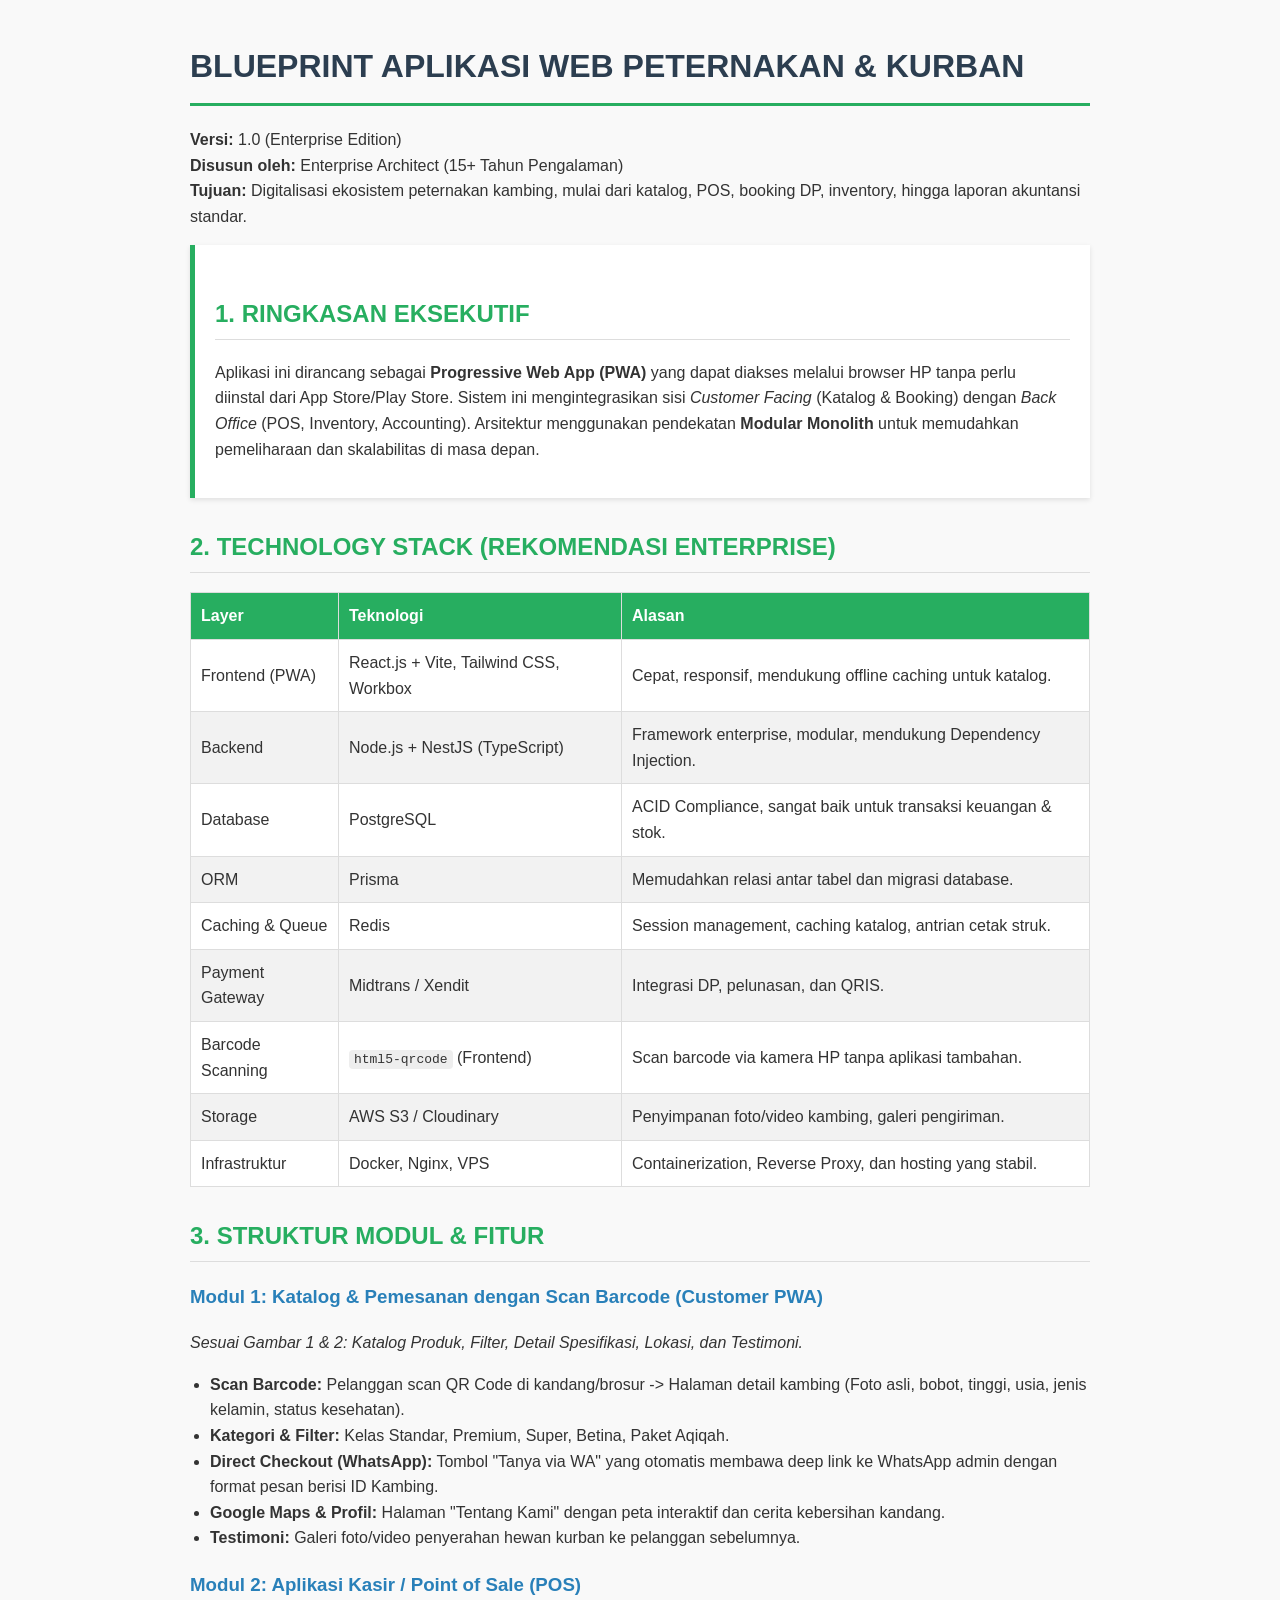
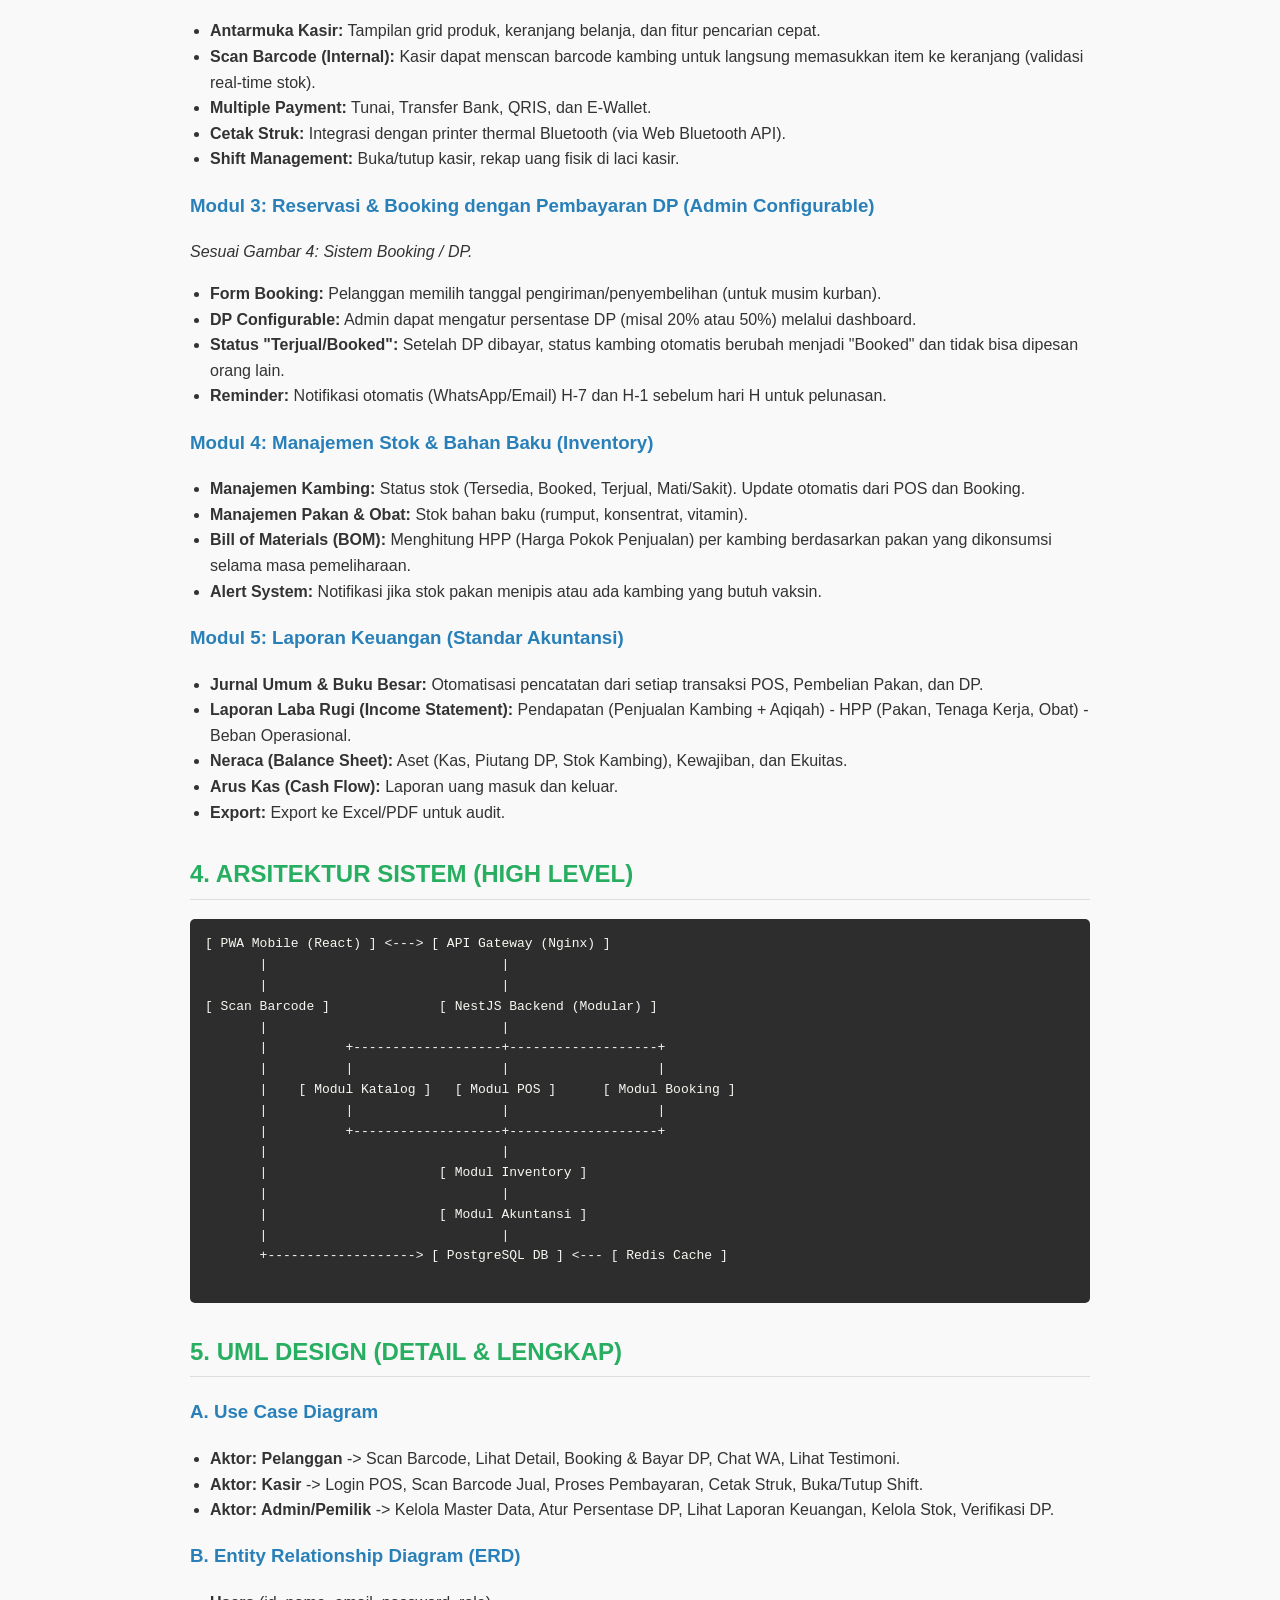
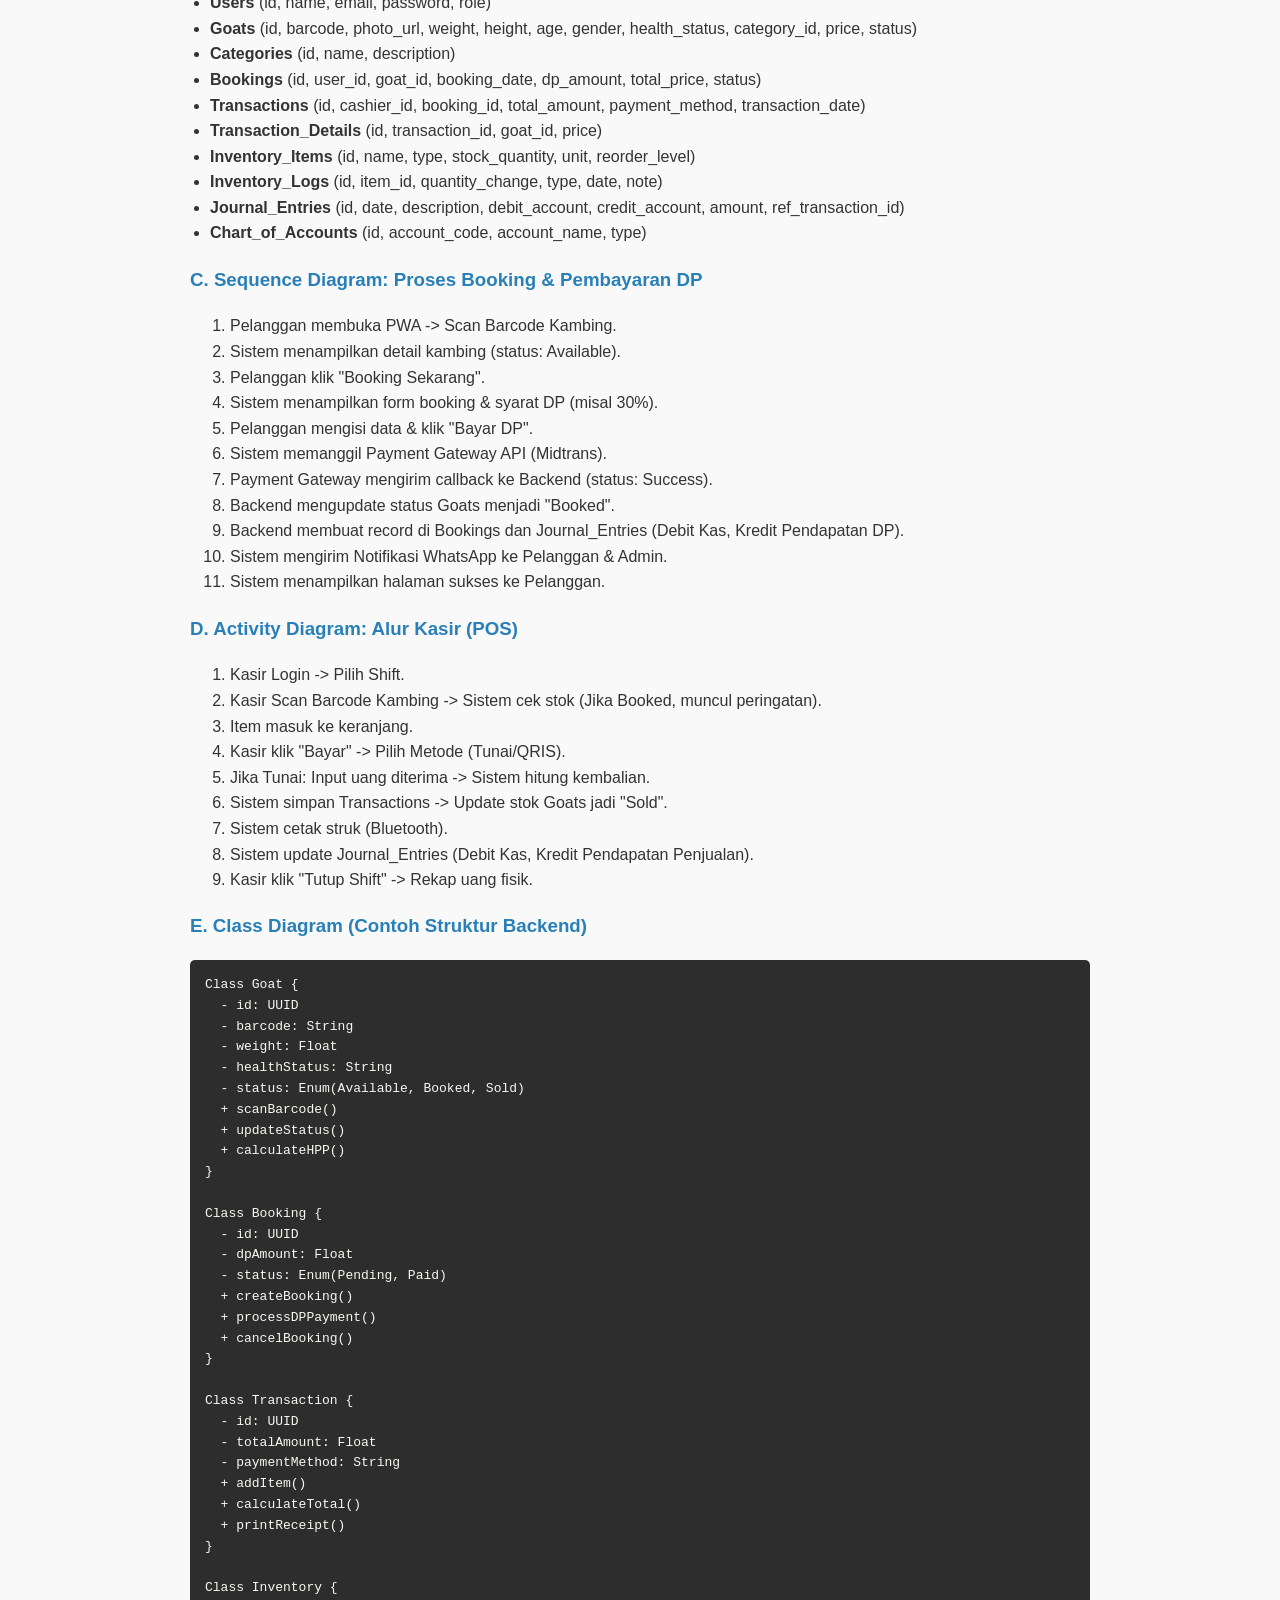
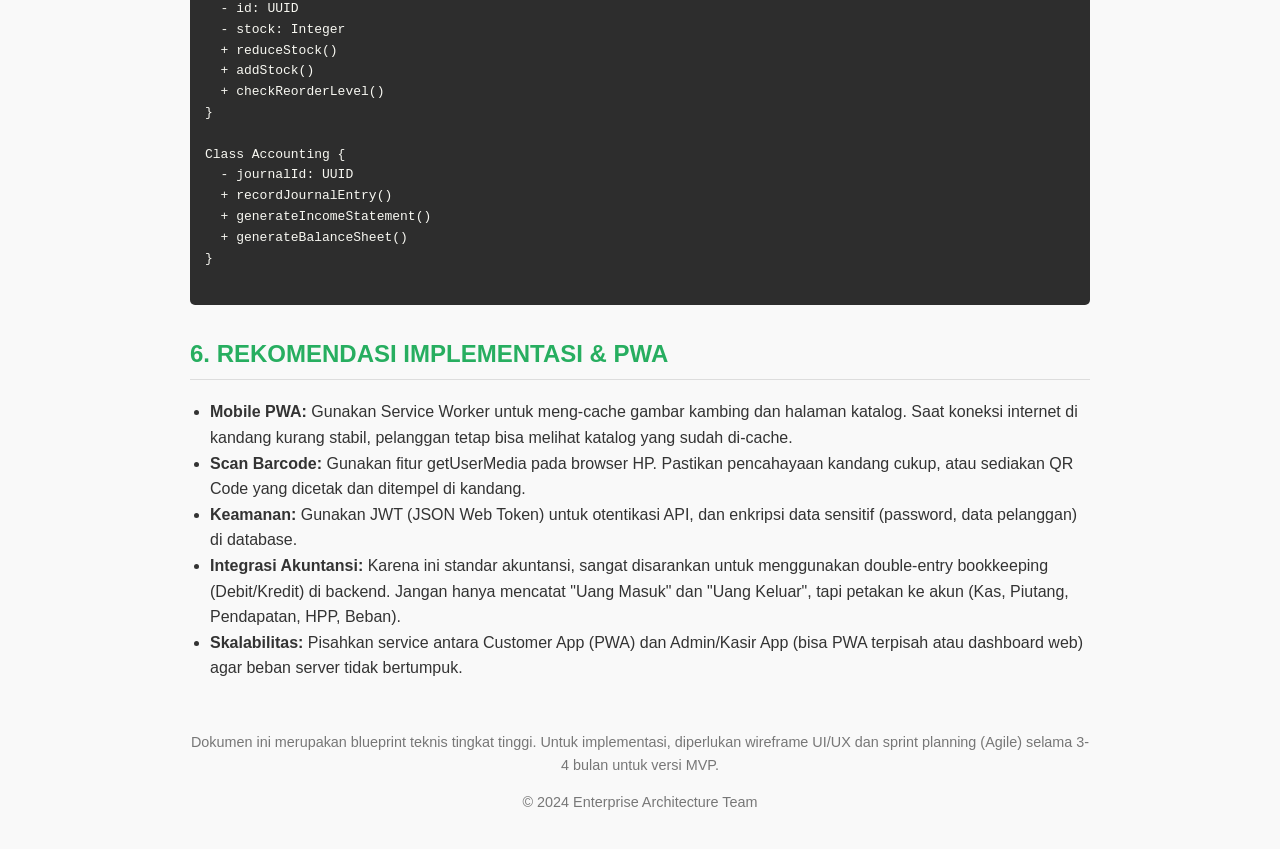
<file: Blue Print.html>
<!DOCTYPE html>
<html lang="id">
<head>
    <meta charset="UTF-8">
    <meta name="viewport" content="width=device-width, initial-scale=1.0">
    <title>Blueprint Aplikasi Peternakan Kambing</title>
    <style>
        body { font-family: 'Segoe UI', Tahoma, Geneva, Verdana, sans-serif; line-height: 1.6; color: #333; max-width: 900px; margin: 0 auto; padding: 20px; background-color: #f9f9f9; }
        h1 { color: #2c3e50; border-bottom: 3px solid #27ae60; padding-bottom: 10px; }
        h2 { color: #27ae60; margin-top: 30px; border-bottom: 1px solid #ddd; padding-bottom: 5px; }
        h3 { color: #2980b9; }
        table { width: 100%; border-collapse: collapse; margin: 15px 0; background: #fff; }
        th, td { border: 1px solid #ddd; padding: 10px; text-align: left; }
        th { background-color: #27ae60; color: white; }
        tr:nth-child(even) { background-color: #f2f2f2; }
        code { background: #eee; padding: 2px 5px; border-radius: 4px; font-family: monospace; }
        pre { background: #2d2d2d; color: #f8f8f2; padding: 15px; border-radius: 5px; overflow-x: auto; }
        .box { background: #fff; padding: 20px; border-left: 5px solid #27ae60; box-shadow: 0 2px 5px rgba(0,0,0,0.1); margin-bottom: 20px; }
        ul { padding-left: 20px; }
        .footer { text-align: center; margin-top: 50px; font-size: 0.9em; color: #777; }
    </style>
</head>
<body>

    <h1>BLUEPRINT APLIKASI WEB PETERNAKAN & KURBAN</h1>
    <p><strong>Versi:</strong> 1.0 (Enterprise Edition)<br>
    <strong>Disusun oleh:</strong> Enterprise Architect (15+ Tahun Pengalaman)<br>
    <strong>Tujuan:</strong> Digitalisasi ekosistem peternakan kambing, mulai dari katalog, POS, booking DP, inventory, hingga laporan akuntansi standar.</p>

    <div class="box">
        <h2>1. RINGKASAN EKSEKUTIF</h2>
        <p>Aplikasi ini dirancang sebagai <strong>Progressive Web App (PWA)</strong> yang dapat diakses melalui browser HP tanpa perlu diinstal dari App Store/Play Store. Sistem ini mengintegrasikan sisi <em>Customer Facing</em> (Katalog & Booking) dengan <em>Back Office</em> (POS, Inventory, Accounting). Arsitektur menggunakan pendekatan <strong>Modular Monolith</strong> untuk memudahkan pemeliharaan dan skalabilitas di masa depan.</p>
    </div>

    <h2>2. TECHNOLOGY STACK (REKOMENDASI ENTERPRISE)</h2>
    <table>
        <thead>
            <tr><th>Layer</th><th>Teknologi</th><th>Alasan</th></tr>
        </thead>
        <tbody>
            <tr><td>Frontend (PWA)</td><td>React.js + Vite, Tailwind CSS, Workbox</td><td>Cepat, responsif, mendukung offline caching untuk katalog.</td></tr>
            <tr><td>Backend</td><td>Node.js + NestJS (TypeScript)</td><td>Framework enterprise, modular, mendukung Dependency Injection.</td></tr>
            <tr><td>Database</td><td>PostgreSQL</td><td>ACID Compliance, sangat baik untuk transaksi keuangan & stok.</td></tr>
            <tr><td>ORM</td><td>Prisma</td><td>Memudahkan relasi antar tabel dan migrasi database.</td></tr>
            <tr><td>Caching & Queue</td><td>Redis</td><td>Session management, caching katalog, antrian cetak struk.</td></tr>
            <tr><td>Payment Gateway</td><td>Midtrans / Xendit</td><td>Integrasi DP, pelunasan, dan QRIS.</td></tr>
            <tr><td>Barcode Scanning</td><td><code>html5-qrcode</code> (Frontend)</td><td>Scan barcode via kamera HP tanpa aplikasi tambahan.</td></tr>
            <tr><td>Storage</td><td>AWS S3 / Cloudinary</td><td>Penyimpanan foto/video kambing, galeri pengiriman.</td></tr>
            <tr><td>Infrastruktur</td><td>Docker, Nginx, VPS</td><td>Containerization, Reverse Proxy, dan hosting yang stabil.</td></tr>
        </tbody>
    </table>

    <h2>3. STRUKTUR MODUL & FITUR</h2>
    
    <h3>Modul 1: Katalog & Pemesanan dengan Scan Barcode (Customer PWA)</h3>
    <p><em>Sesuai Gambar 1 & 2: Katalog Produk, Filter, Detail Spesifikasi, Lokasi, dan Testimoni.</em></p>
    <ul>
        <li><strong>Scan Barcode:</strong> Pelanggan scan QR Code di kandang/brosur -> Halaman detail kambing (Foto asli, bobot, tinggi, usia, jenis kelamin, status kesehatan).</li>
        <li><strong>Kategori & Filter:</strong> Kelas Standar, Premium, Super, Betina, Paket Aqiqah.</li>
        <li><strong>Direct Checkout (WhatsApp):</strong> Tombol "Tanya via WA" yang otomatis membawa deep link ke WhatsApp admin dengan format pesan berisi ID Kambing.</li>
        <li><strong>Google Maps & Profil:</strong> Halaman "Tentang Kami" dengan peta interaktif dan cerita kebersihan kandang.</li>
        <li><strong>Testimoni:</strong> Galeri foto/video penyerahan hewan kurban ke pelanggan sebelumnya.</li>
    </ul>

    <h3>Modul 2: Aplikasi Kasir / Point of Sale (POS)</h3>
    <ul>
        <li><strong>Antarmuka Kasir:</strong> Tampilan grid produk, keranjang belanja, dan fitur pencarian cepat.</li>
        <li><strong>Scan Barcode (Internal):</strong> Kasir dapat menscan barcode kambing untuk langsung memasukkan item ke keranjang (validasi real-time stok).</li>
        <li><strong>Multiple Payment:</strong> Tunai, Transfer Bank, QRIS, dan E-Wallet.</li>
        <li><strong>Cetak Struk:</strong> Integrasi dengan printer thermal Bluetooth (via Web Bluetooth API).</li>
        <li><strong>Shift Management:</strong> Buka/tutup kasir, rekap uang fisik di laci kasir.</li>
    </ul>

    <h3>Modul 3: Reservasi & Booking dengan Pembayaran DP (Admin Configurable)</h3>
    <p><em>Sesuai Gambar 4: Sistem Booking / DP.</em></p>
    <ul>
        <li><strong>Form Booking:</strong> Pelanggan memilih tanggal pengiriman/penyembelihan (untuk musim kurban).</li>
        <li><strong>DP Configurable:</strong> Admin dapat mengatur persentase DP (misal 20% atau 50%) melalui dashboard.</li>
        <li><strong>Status "Terjual/Booked":</strong> Setelah DP dibayar, status kambing otomatis berubah menjadi "Booked" dan tidak bisa dipesan orang lain.</li>
        <li><strong>Reminder:</strong> Notifikasi otomatis (WhatsApp/Email) H-7 dan H-1 sebelum hari H untuk pelunasan.</li>
    </ul>

    <h3>Modul 4: Manajemen Stok & Bahan Baku (Inventory)</h3>
    <ul>
        <li><strong>Manajemen Kambing:</strong> Status stok (Tersedia, Booked, Terjual, Mati/Sakit). Update otomatis dari POS dan Booking.</li>
        <li><strong>Manajemen Pakan & Obat:</strong> Stok bahan baku (rumput, konsentrat, vitamin).</li>
        <li><strong>Bill of Materials (BOM):</strong> Menghitung HPP (Harga Pokok Penjualan) per kambing berdasarkan pakan yang dikonsumsi selama masa pemeliharaan.</li>
        <li><strong>Alert System:</strong> Notifikasi jika stok pakan menipis atau ada kambing yang butuh vaksin.</li>
    </ul>

    <h3>Modul 5: Laporan Keuangan (Standar Akuntansi)</h3>
    <ul>
        <li><strong>Jurnal Umum & Buku Besar:</strong> Otomatisasi pencatatan dari setiap transaksi POS, Pembelian Pakan, dan DP.</li>
        <li><strong>Laporan Laba Rugi (Income Statement):</strong> Pendapatan (Penjualan Kambing + Aqiqah) - HPP (Pakan, Tenaga Kerja, Obat) - Beban Operasional.</li>
        <li><strong>Neraca (Balance Sheet):</strong> Aset (Kas, Piutang DP, Stok Kambing), Kewajiban, dan Ekuitas.</li>
        <li><strong>Arus Kas (Cash Flow):</strong> Laporan uang masuk dan keluar.</li>
        <li><strong>Export:</strong> Export ke Excel/PDF untuk audit.</li>
    </ul>

    <h2>4. ARSITEKTUR SISTEM (HIGH LEVEL)</h2>
    <pre>
[ PWA Mobile (React) ] <---> [ API Gateway (Nginx) ]
       |                              |
       |                              |
[ Scan Barcode ]              [ NestJS Backend (Modular) ]
       |                              |
       |          +-------------------+-------------------+
       |          |                   |                   |
       |    [ Modul Katalog ]   [ Modul POS ]      [ Modul Booking ]
       |          |                   |                   |
       |          +-------------------+-------------------+
       |                              |
       |                      [ Modul Inventory ]
       |                              |
       |                      [ Modul Akuntansi ]
       |                              |
       +-------------------> [ PostgreSQL DB ] <--- [ Redis Cache ]
    </pre>

    <h2>5. UML DESIGN (DETAIL & LENGKAP)</h2>
    
    <h3>A. Use Case Diagram</h3>
    <ul>
        <li><strong>Aktor: Pelanggan</strong> -> Scan Barcode, Lihat Detail, Booking & Bayar DP, Chat WA, Lihat Testimoni.</li>
        <li><strong>Aktor: Kasir</strong> -> Login POS, Scan Barcode Jual, Proses Pembayaran, Cetak Struk, Buka/Tutup Shift.</li>
        <li><strong>Aktor: Admin/Pemilik</strong> -> Kelola Master Data, Atur Persentase DP, Lihat Laporan Keuangan, Kelola Stok, Verifikasi DP.</li>
    </ul>

    <h3>B. Entity Relationship Diagram (ERD)</h3>
    <ul>
        <li><strong>Users</strong> (id, name, email, password, role)</li>
        <li><strong>Goats</strong> (id, barcode, photo_url, weight, height, age, gender, health_status, category_id, price, status)</li>
        <li><strong>Categories</strong> (id, name, description)</li>
        <li><strong>Bookings</strong> (id, user_id, goat_id, booking_date, dp_amount, total_price, status)</li>
        <li><strong>Transactions</strong> (id, cashier_id, booking_id, total_amount, payment_method, transaction_date)</li>
        <li><strong>Transaction_Details</strong> (id, transaction_id, goat_id, price)</li>
        <li><strong>Inventory_Items</strong> (id, name, type, stock_quantity, unit, reorder_level)</li>
        <li><strong>Inventory_Logs</strong> (id, item_id, quantity_change, type, date, note)</li>
        <li><strong>Journal_Entries</strong> (id, date, description, debit_account, credit_account, amount, ref_transaction_id)</li>
        <li><strong>Chart_of_Accounts</strong> (id, account_code, account_name, type)</li>
    </ul>

    <h3>C. Sequence Diagram: Proses Booking & Pembayaran DP</h3>
    <ol>
        <li>Pelanggan membuka PWA -> Scan Barcode Kambing.</li>
        <li>Sistem menampilkan detail kambing (status: Available).</li>
        <li>Pelanggan klik "Booking Sekarang".</li>
        <li>Sistem menampilkan form booking & syarat DP (misal 30%).</li>
        <li>Pelanggan mengisi data & klik "Bayar DP".</li>
        <li>Sistem memanggil Payment Gateway API (Midtrans).</li>
        <li>Payment Gateway mengirim callback ke Backend (status: Success).</li>
        <li>Backend mengupdate status Goats menjadi "Booked".</li>
        <li>Backend membuat record di Bookings dan Journal_Entries (Debit Kas, Kredit Pendapatan DP).</li>
        <li>Sistem mengirim Notifikasi WhatsApp ke Pelanggan & Admin.</li>
        <li>Sistem menampilkan halaman sukses ke Pelanggan.</li>
    </ol>

    <h3>D. Activity Diagram: Alur Kasir (POS)</h3>
    <ol>
        <li>Kasir Login -> Pilih Shift.</li>
        <li>Kasir Scan Barcode Kambing -> Sistem cek stok (Jika Booked, muncul peringatan).</li>
        <li>Item masuk ke keranjang.</li>
        <li>Kasir klik "Bayar" -> Pilih Metode (Tunai/QRIS).</li>
        <li>Jika Tunai: Input uang diterima -> Sistem hitung kembalian.</li>
        <li>Sistem simpan Transactions -> Update stok Goats jadi "Sold".</li>
        <li>Sistem cetak struk (Bluetooth).</li>
        <li>Sistem update Journal_Entries (Debit Kas, Kredit Pendapatan Penjualan).</li>
        <li>Kasir klik "Tutup Shift" -> Rekap uang fisik.</li>
    </ol>

    <h3>E. Class Diagram (Contoh Struktur Backend)</h3>
    <pre>
Class Goat {
  - id: UUID
  - barcode: String
  - weight: Float
  - healthStatus: String
  - status: Enum(Available, Booked, Sold)
  + scanBarcode()
  + updateStatus()
  + calculateHPP()
}

Class Booking {
  - id: UUID
  - dpAmount: Float
  - status: Enum(Pending, Paid)
  + createBooking()
  + processDPPayment()
  + cancelBooking()
}

Class Transaction {
  - id: UUID
  - totalAmount: Float
  - paymentMethod: String
  + addItem()
  + calculateTotal()
  + printReceipt()
}

Class Inventory {
  - id: UUID
  - stock: Integer
  + reduceStock()
  + addStock()
  + checkReorderLevel()
}

Class Accounting {
  - journalId: UUID
  + recordJournalEntry()
  + generateIncomeStatement()
  + generateBalanceSheet()
}
    </pre>

    <h2>6. REKOMENDASI IMPLEMENTASI & PWA</h2>
    <ul>
        <li><strong>Mobile PWA:</strong> Gunakan Service Worker untuk meng-cache gambar kambing dan halaman katalog. Saat koneksi internet di kandang kurang stabil, pelanggan tetap bisa melihat katalog yang sudah di-cache.</li>
        <li><strong>Scan Barcode:</strong> Gunakan fitur getUserMedia pada browser HP. Pastikan pencahayaan kandang cukup, atau sediakan QR Code yang dicetak dan ditempel di kandang.</li>
        <li><strong>Keamanan:</strong> Gunakan JWT (JSON Web Token) untuk otentikasi API, dan enkripsi data sensitif (password, data pelanggan) di database.</li>
        <li><strong>Integrasi Akuntansi:</strong> Karena ini standar akuntansi, sangat disarankan untuk menggunakan double-entry bookkeeping (Debit/Kredit) di backend. Jangan hanya mencatat "Uang Masuk" dan "Uang Keluar", tapi petakan ke akun (Kas, Piutang, Pendapatan, HPP, Beban).</li>
        <li><strong>Skalabilitas:</strong> Pisahkan service antara Customer App (PWA) dan Admin/Kasir App (bisa PWA terpisah atau dashboard web) agar beban server tidak bertumpuk.</li>
    </ul>

    <div class="footer">
        <p>Dokumen ini merupakan blueprint teknis tingkat tinggi. Untuk implementasi, diperlukan wireframe UI/UX dan sprint planning (Agile) selama 3-4 bulan untuk versi MVP.</p>
        <p>&copy; 2024 Enterprise Architecture Team</p>
    </div>

</body>
</html>
</file>
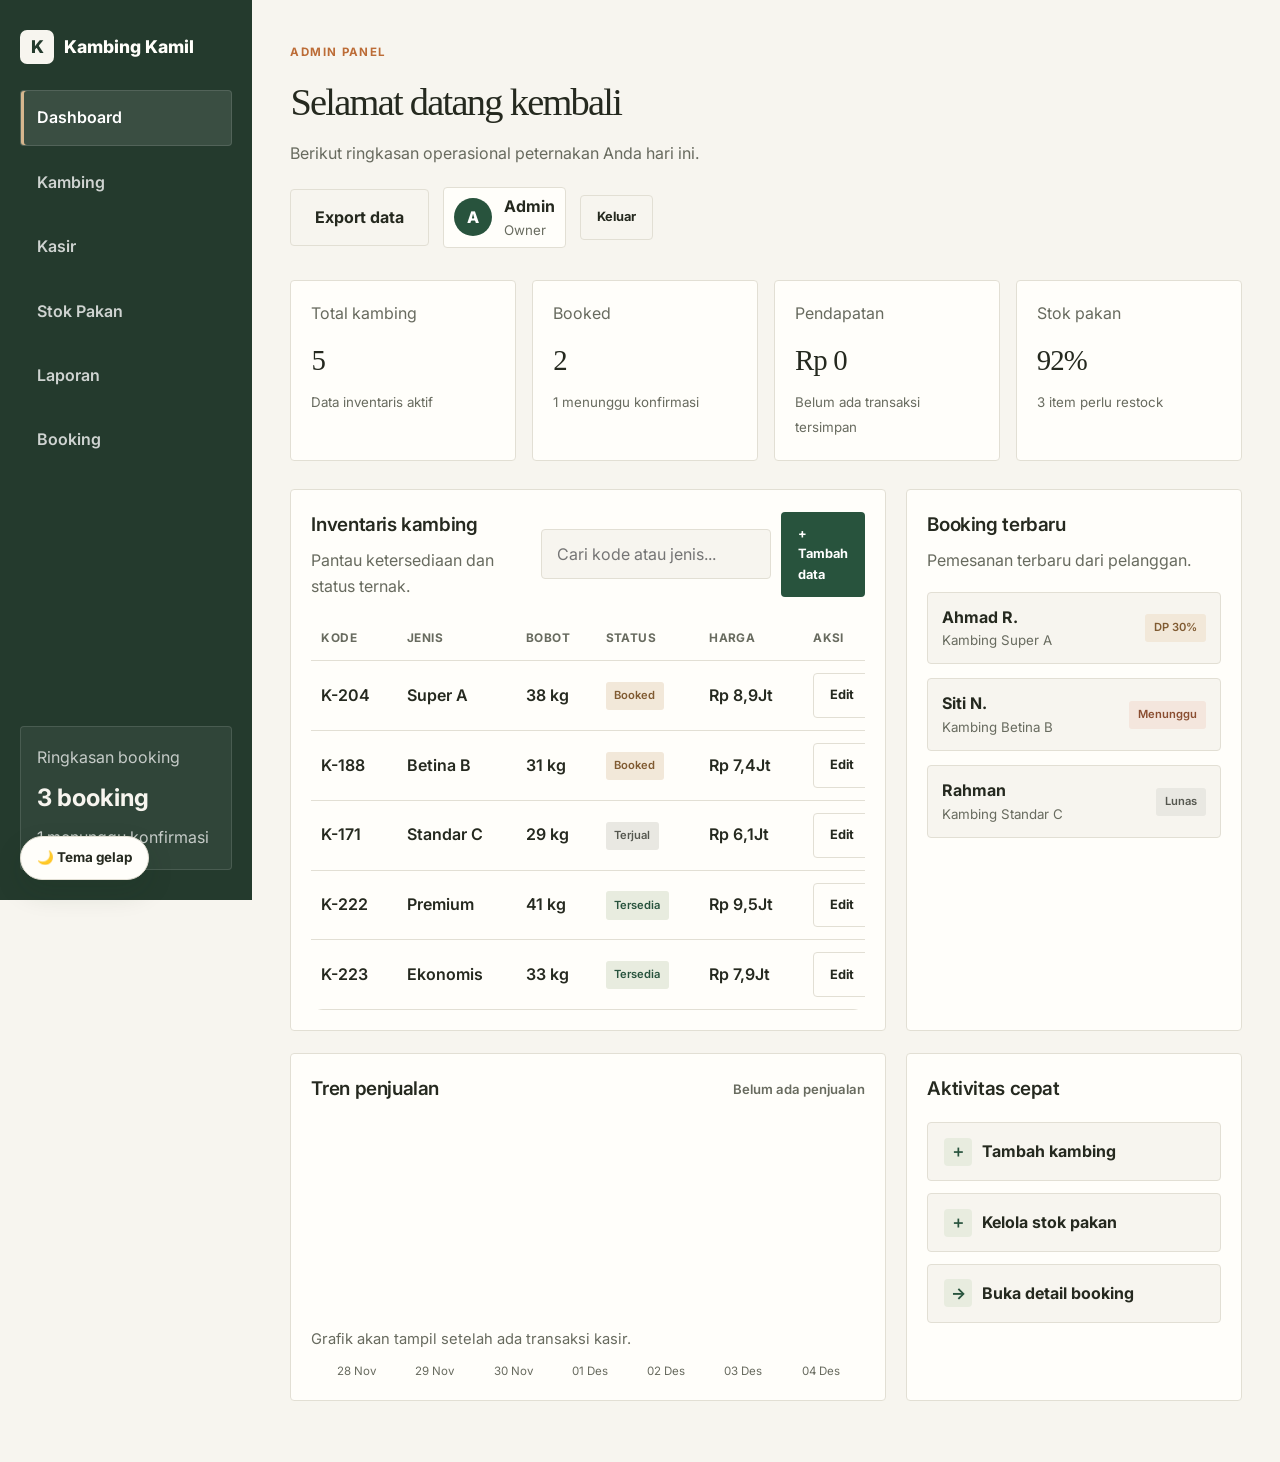
<file: goat-farm/admin.html>
<!DOCTYPE html>
<html lang="id">
  <head>
    <meta charset="UTF-8" />
    <meta name="viewport" content="width=device-width, initial-scale=1.0" />
    <title>Admin Dashboard | Kambing Kamil</title>
    <link rel="preconnect" href="https://fonts.googleapis.com" />
    <link rel="preconnect" href="https://fonts.gstatic.com" crossorigin />
    <link href="https://fonts.googleapis.com/css2?family=Inter:wght@400;500;600;700;800&display=swap" rel="stylesheet" />
    <link rel="stylesheet" href="styles.css" />
  </head>
  <body class="admin-page">
    <div class="page-shell">
      <aside class="sidebar">
        <div class="sidebar-header">
          <div class="brand admin-brand">
            <span class="brand-mark">K</span>
            <span>Kambing Kamil</span>
          </div>
        </div>

        <nav class="sidebar-nav" aria-label="Navigasi admin">
          <a class="active" href="#">Dashboard</a>
          <a href="tambah-kambing.html">Kambing</a>
          <a href="kasir.html">Kasir</a>
          <a href="stok-pakan.html">Stok Pakan</a>
          <a href="laporan.html">Laporan</a>
          <a href="booking-detail.html">Booking</a>
        </nav>

        <div class="sidebar-card">
          <p>Ringkasan booking</p>
          <strong id="sidebarBookingCount">0 booking</strong>
          <span id="sidebarPendingCount">0 menunggu konfirmasi</span>
        </div>
      </aside>

      <main class="admin-main">
        <header class="admin-topbar">
          <div>
            <span class="eyebrow">Admin panel</span>
            <h1>Selamat datang kembali</h1>
            <p class="admin-subtitle">Berikut ringkasan operasional peternakan Anda hari ini.</p>
          </div>

          <div class="topbar-actions">
            <button class="btn btn-secondary" type="button" data-export-goats>Export data</button>
            <div class="user-badge">
              <span class="avatar">A</span>
              <div>
                <strong>Admin</strong>
                <small>Owner</small>
              </div>
            </div>
            <button class="btn btn-secondary small" type="button" data-logout>Keluar</button>
          </div>
        </header>

        <section class="stat-grid">
          <article class="admin-stat reveal">
            <span>Total kambing</span>
            <strong id="dashboardGoatCount">128</strong>
            <small>Data inventaris aktif</small>
          </article>
          <article class="admin-stat accent reveal">
            <span>Booked</span>
            <strong id="dashboardBookedCount">16</strong>
            <small id="dashboardPendingText">0 menunggu konfirmasi</small>
          </article>
          <article class="admin-stat success reveal">
            <span>Pendapatan</span>
            <strong id="dashboardRevenue">Rp 0</strong>
            <small id="dashboardRevenueCaption">Belum ada transaksi tersimpan</small>
          </article>
          <article class="admin-stat warning reveal">
            <span>Stok pakan</span>
            <strong>92%</strong>
            <small>3 item perlu restock</small>
          </article>
        </section>

        <section class="content-grid">
          <div class="panel table-panel reveal">
            <div class="panel-head">
              <div>
                <h2>Inventaris kambing</h2>
                <p class="panel-subtitle">Pantau ketersediaan dan status ternak.</p>
              </div>
              <div class="panel-tools">
                <input class="search-box" type="search" id="goatSearch" placeholder="Cari kode atau jenis..." aria-label="Cari kambing" />
                <a class="btn btn-primary small" href="tambah-kambing.html">+ Tambah data</a>
              </div>
            </div>

            <div class="table-scroll">
            <table>
              <thead>
                <tr>
                  <th>Kode</th>
                  <th>Jenis</th>
                  <th>Bobot</th>
                  <th>Status</th>
                  <th>Harga</th>
                  <th>Aksi</th>
                </tr>
              </thead>
              <tbody id="goatTableBody">
                <tr>
                  <td>K-204</td>
                  <td>Super A</td>
                  <td>38 kg</td>
                  <td><span class="status-badge available">Tersedia</span></td>
                  <td>Rp 8.9Jt</td>
                </tr>
                <tr>
                  <td>K-188</td>
                  <td>Betina B</td>
                  <td>31 kg</td>
                  <td><span class="status-badge booked">Booked</span></td>
                  <td>Rp 7.4Jt</td>
                </tr>
                <tr>
                  <td>K-171</td>
                  <td>Standar C</td>
                  <td>29 kg</td>
                  <td><span class="status-badge sold">Terjual</span></td>
                  <td>Rp 6.1Jt</td>
                </tr>
                <tr>
                  <td>K-222</td>
                  <td>Premium</td>
                  <td>41 kg</td>
                  <td><span class="status-badge available">Tersedia</span></td>
                  <td>Rp 9.5Jt</td>
                </tr>
              </tbody>
            </table>
            </div>
            <p class="empty-state" id="goatEmptyState" hidden>Tidak ada kambing yang cocok dengan pencarian.</p>
          </div>

          <div class="panel side-panel reveal">
            <div class="panel-head">
              <div>
                <h2>Booking terbaru</h2>
                <p class="panel-subtitle">Pemesanan terbaru dari pelanggan.</p>
              </div>
            </div>

            <ul class="booking-list" id="dashboardBookingList">
              <li class="reveal">
                <div>
                  <strong>Ahmad R.</strong>
                  <small>Kambing Super A</small>
                </div>
                <span class="status-badge booked">DP 30%</span>
              </li>
              <li class="reveal">
                <div>
                  <strong>Siti N.</strong>
                  <small>Kambing Betina B</small>
                </div>
                <span class="status-badge pending">Menunggu</span>
              </li>
              <li class="reveal">
                <div>
                  <strong>Rahman</strong>
                  <small>Kambing Standar C</small>
                </div>
                <span class="status-badge sold">Lunas</span>
              </li>
            </ul>
            <p class="empty-state" id="bookingEmptyState" hidden>Belum ada booking tersimpan.</p>
          </div>
        </section>

        <section class="bottom-grid">
          <div class="panel chart-panel reveal">
            <div class="panel-head">
              <h2>Tren penjualan</h2>
              <span class="chart-caption" id="salesChartCaption">7 hari terakhir</span>
            </div>
            <div class="bars admin-bars" aria-label="Grafik penjualan admin">
              <span style="height: 30%"></span>
              <span style="height: 42%"></span>
              <span style="height: 52%"></span>
              <span style="height: 64%"></span>
              <span style="height: 78%"></span>
              <span style="height: 86%"></span>
              <span style="height: 93%"></span>
            </div>
            <p class="empty-state" id="salesChartEmpty" hidden>Grafik akan tampil setelah ada transaksi kasir.</p>
            <div class="chart-labels" aria-hidden="true" id="salesChartLabels"><span>1</span><span>2</span><span>3</span><span>4</span><span>5</span><span>6</span><span>7</span></div>
          </div>

          <div class="panel quick-actions reveal">
            <div class="panel-head">
              <h2>Aktivitas cepat</h2>
            </div>

            <div class="action-stack">
              <a class="action-btn" href="tambah-kambing.html"><span>＋</span> Tambah kambing</a>
              <a class="action-btn" href="stok-pakan.html"><span>＋</span> Kelola stok pakan</a>
              <a class="action-btn" href="booking-detail.html"><span>→</span> Buka detail booking</a>
            </div>
          </div>
        </section>
      </main>
    </div>
    <script src="script.js"></script>
  </body>
</html>
</file>
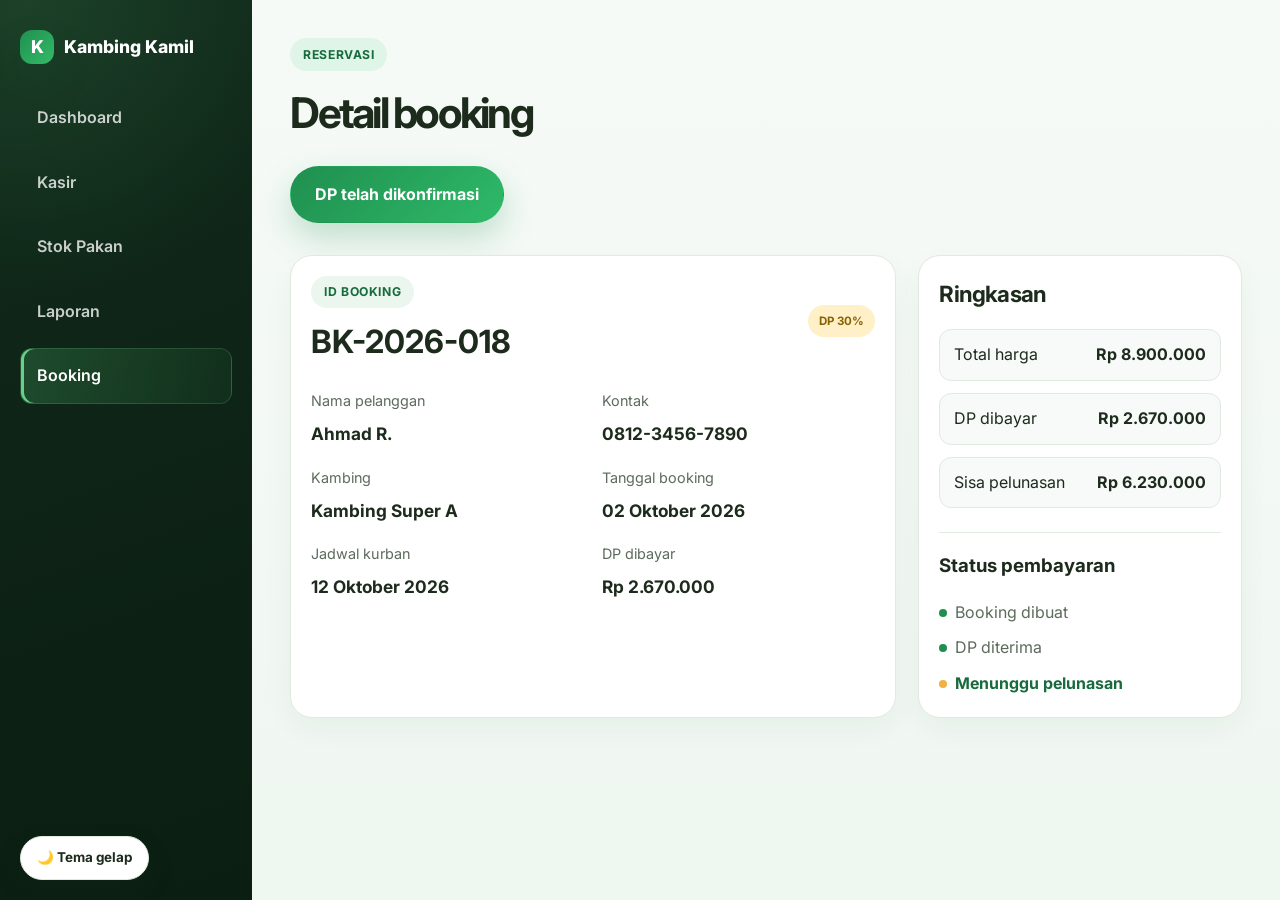
<file: goat-farm/booking-detail.html>
<!DOCTYPE html>
<html lang="id">
  <head>
    <meta charset="UTF-8" />
    <meta name="viewport" content="width=device-width, initial-scale=1.0" />
    <title>Booking Detail | Kambing Kamil</title>
    <link rel="preconnect" href="https://fonts.googleapis.com" />
    <link rel="preconnect" href="https://fonts.gstatic.com" crossorigin />
    <link href="https://fonts.googleapis.com/css2?family=Inter:wght@400;500;600;700;800&display=swap" rel="stylesheet" />
    <link rel="stylesheet" href="styles.css" />
  </head>
  <body class="booking-detail-page">
    <div class="page-shell detail-booking-shell">
      <aside class="sidebar">
        <div class="sidebar-header">
          <div class="brand admin-brand">
            <span class="brand-mark">K</span>
            <span>Kambing Kamil</span>
          </div>
        </div>

        <nav class="sidebar-nav" aria-label="Navigasi booking">
          <a href="admin.html">Dashboard</a>
          <a href="kasir.html">Kasir</a>
          <a href="stok-pakan.html">Stok Pakan</a>
          <a href="laporan.html">Laporan</a>
          <a class="active" href="#">Booking</a>
        </nav>
      </aside>

      <main class="admin-main booking-detail-main">
        <header class="admin-topbar">
          <div>
            <span class="eyebrow">Reservasi</span>
            <h1>Detail booking</h1>
          </div>
          <button class="btn btn-primary" type="button" id="confirmBooking">Konfirmasi DP</button>
        </header>

        <section class="booking-layout" id="bookingDetail">
          <div class="panel booking-panel reveal">
            <div class="booking-header-row">
              <div>
                <span class="eyebrow soft">ID Booking</span>
                <h2 id="bookingId">BK-2026-018</h2>
              </div>
              <span class="status-badge booked" id="bookingStatus">DP 30%</span>
            </div>

            <div class="booking-info-grid">
              <div>
                <label>Nama pelanggan</label>
                <strong id="bookingName">Ahmad Rizki</strong>
              </div>
              <div>
                <label>Kontak</label>
                <strong id="bookingPhone">0812-3456-7890</strong>
              </div>
              <div>
                <label>Kambing</label>
                <strong id="bookingGoat">Kambing Super A</strong>
              </div>
              <div>
                <label>Tanggal booking</label>
                <strong id="bookingDate">02 Oktober 2026</strong>
              </div>
              <div>
                <label>Jadwal kurban</label>
                <strong id="deliveryDate">12 Oktober 2026</strong>
              </div>
              <div>
                <label>DP dibayar</label>
                <strong id="bookingPaidDP">Rp 2.670.000</strong>
              </div>
            </div>
          </div>

          <aside class="panel summary-panel reveal">
            <div class="panel-head">
              <h2>Ringkasan</h2>
            </div>

            <div class="summary-stack">
              <div class="summary-item">
                <span>Total harga</span>
                <strong id="bookingTotal">Rp 8.900.000</strong>
              </div>
              <div class="summary-item">
                <span>DP dibayar</span>
                <strong id="bookingDP">Rp 2.670.000</strong>
              </div>
              <div class="summary-item">
                <span>Sisa pelunasan</span>
                <strong id="bookingBalance">Rp 6.230.000</strong>
              </div>
            </div>

            <div class="timeline-box">
              <h3>Status pembayaran</h3>
              <ul>
                <li class="done" id="timelineCreated">Booking dibuat</li>
                <li id="timelineDP">DP diterima</li>
                <li class="active" id="timelineBalance">Menunggu pelunasan</li>
              </ul>
            </div>
          </aside>
        </section>
      </main>
    </div>
    <script src="script.js"></script>
  </body>
</html>
</file>
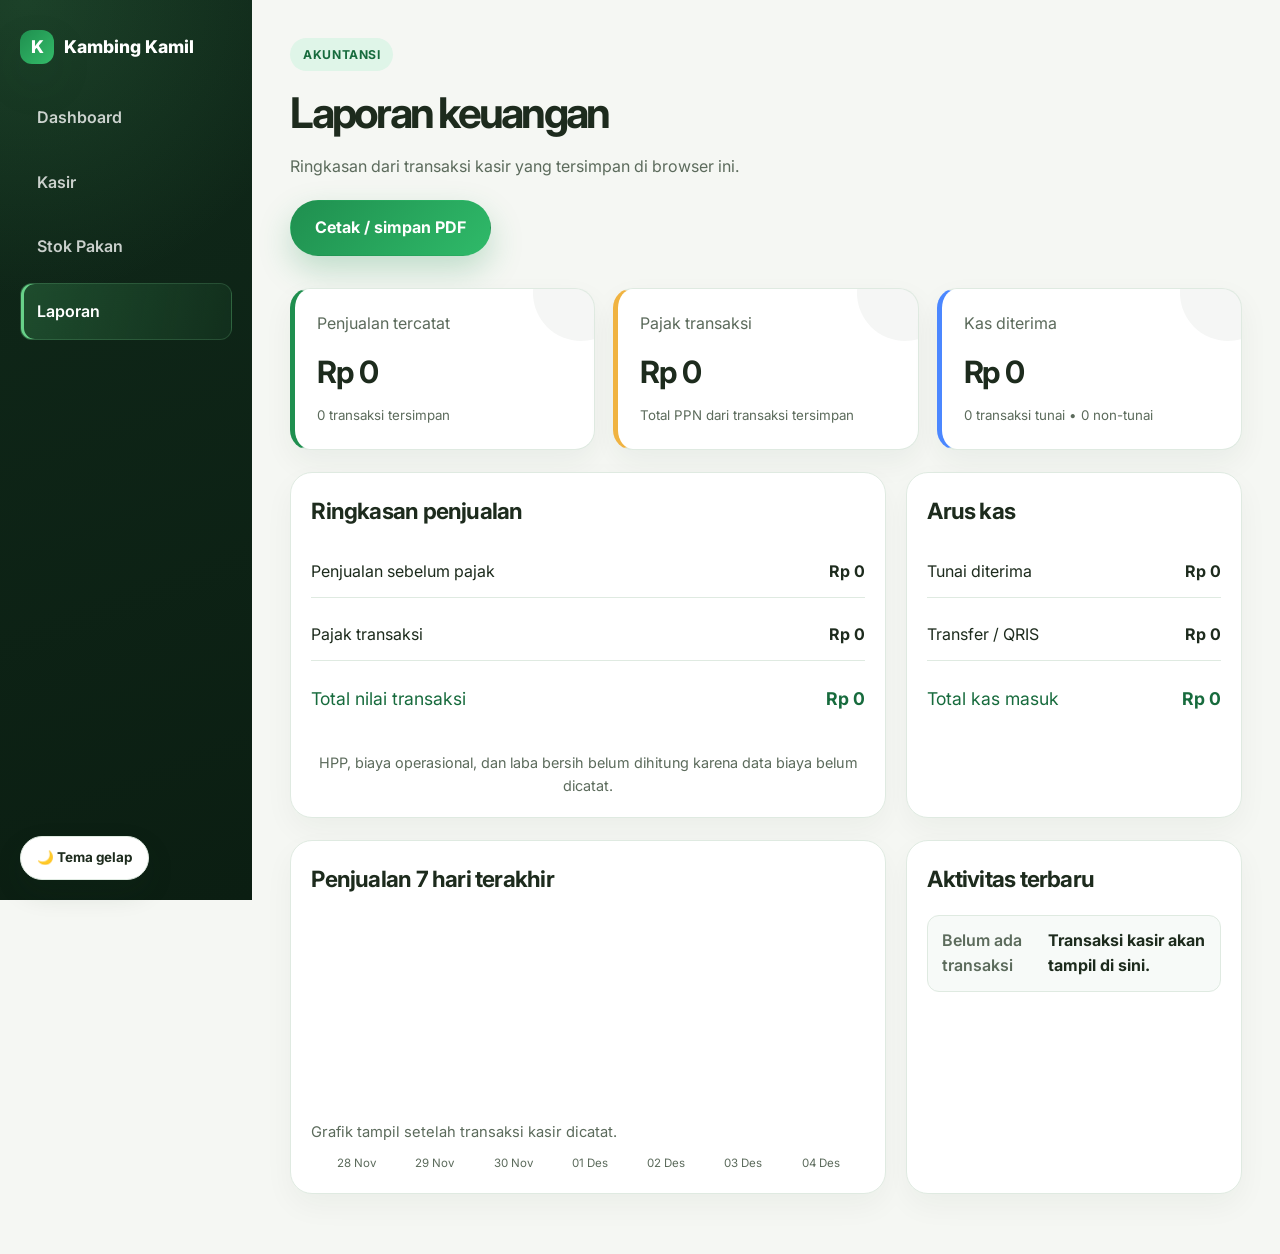
<file: goat-farm/laporan.html>
<!DOCTYPE html>
<html lang="id">
  <head>
    <meta charset="UTF-8" />
    <meta name="viewport" content="width=device-width, initial-scale=1.0" />
    <title>Laporan Keuangan | Kambing Kamil</title>
    <link rel="preconnect" href="https://fonts.googleapis.com" />
    <link rel="preconnect" href="https://fonts.gstatic.com" crossorigin />
    <link href="https://fonts.googleapis.com/css2?family=Inter:wght@400;500;600;700;800&display=swap" rel="stylesheet" />
    <link rel="stylesheet" href="styles.css" />
  </head>
  <body class="report-page">
    <div class="page-shell report-shell">
      <aside class="sidebar">
        <div class="sidebar-header">
          <div class="brand admin-brand">
            <span class="brand-mark">K</span>
            <span>Kambing Kamil</span>
          </div>
        </div>

        <nav class="sidebar-nav" aria-label="Navigasi laporan">
          <a href="admin.html">Dashboard</a>
          <a href="kasir.html">Kasir</a>
          <a href="stok-pakan.html">Stok Pakan</a>
          <a class="active" href="#">Laporan</a>
        </nav>
      </aside>

      <main class="admin-main report-main">
        <header class="admin-topbar">
          <div>
            <span class="eyebrow">Akuntansi</span>
            <h1>Laporan keuangan</h1>
            <p class="admin-subtitle">Ringkasan dari transaksi kasir yang tersimpan di browser ini.</p>
          </div>
          <button class="btn btn-primary" type="button" id="printReport">Cetak / simpan PDF</button>
        </header>

        <section class="report-stat-grid">
          <article class="admin-stat success reveal">
            <span>Penjualan tercatat</span>
            <strong id="reportRevenue">Rp 0</strong>
            <small id="reportTransactionCount">0 transaksi</small>
          </article>
          <article class="admin-stat warning reveal">
            <span>Pajak transaksi</span>
            <strong id="reportTax">Rp 0</strong>
            <small>Total PPN dari transaksi tersimpan</small>
          </article>
          <article class="admin-stat accent reveal">
            <span>Kas diterima</span>
            <strong id="reportCashReceived">Rp 0</strong>
            <small id="reportPaymentMethods">Belum ada transaksi</small>
          </article>
        </section>

        <section class="content-grid report-content-grid">
          <div class="panel report-panel reveal">
            <div class="panel-head">
              <h2>Ringkasan penjualan</h2>
            </div>

            <div class="money-list">
              <div class="money-row"><span>Penjualan sebelum pajak</span><strong id="statementSubtotal">Rp 0</strong></div>
              <div class="money-row"><span>Pajak transaksi</span><strong id="statementTax">Rp 0</strong></div>
              <div class="money-row total-money"><span>Total nilai transaksi</span><strong id="statementTotal">Rp 0</strong></div>
              <p class="form-note report-note">HPP, biaya operasional, dan laba bersih belum dihitung karena data biaya belum dicatat.</p>
            </div>
          </div>

          <div class="panel report-panel reveal">
            <div class="panel-head">
              <h2>Arus kas</h2>
            </div>

            <div class="money-list">
              <div class="money-row"><span>Tunai diterima</span><strong id="cashCash">Rp 0</strong></div>
              <div class="money-row"><span>Transfer / QRIS</span><strong id="cashNonCash">Rp 0</strong></div>
              <div class="money-row total-money"><span>Total kas masuk</span><strong id="cashTotal">Rp 0</strong></div>
            </div>
          </div>
        </section>

        <section class="bottom-grid report-bottom-grid">
          <div class="panel chart-panel reveal">
            <div class="panel-head">
              <h2>Penjualan 7 hari terakhir</h2>
            </div>
            <div class="bars admin-bars" aria-label="Grafik laporan keuangan">
              <span style="height: 35%"></span>
              <span style="height: 48%"></span>
              <span style="height: 55%"></span>
              <span style="height: 68%"></span>
              <span style="height: 80%"></span>
              <span style="height: 90%"></span>
              <span style="height: 95%"></span>
            </div>
            <p class="empty-state" id="reportChartEmpty" hidden>Grafik tampil setelah transaksi kasir dicatat.</p>
            <div class="chart-labels" aria-hidden="true" id="reportChartLabels"></div>
          </div>

          <div class="panel reveal">
            <div class="panel-head">
              <h2>Aktivitas terbaru</h2>
            </div>
            <ul class="activity-list" id="reportActivityList">
              <li><span>Belum ada transaksi</span><strong>Transaksi kasir akan tampil di sini.</strong></li>
            </ul>
          </div>
        </section>
      </main>
    </div>
    <script src="script.js"></script>
  </body>
</html>
</file>
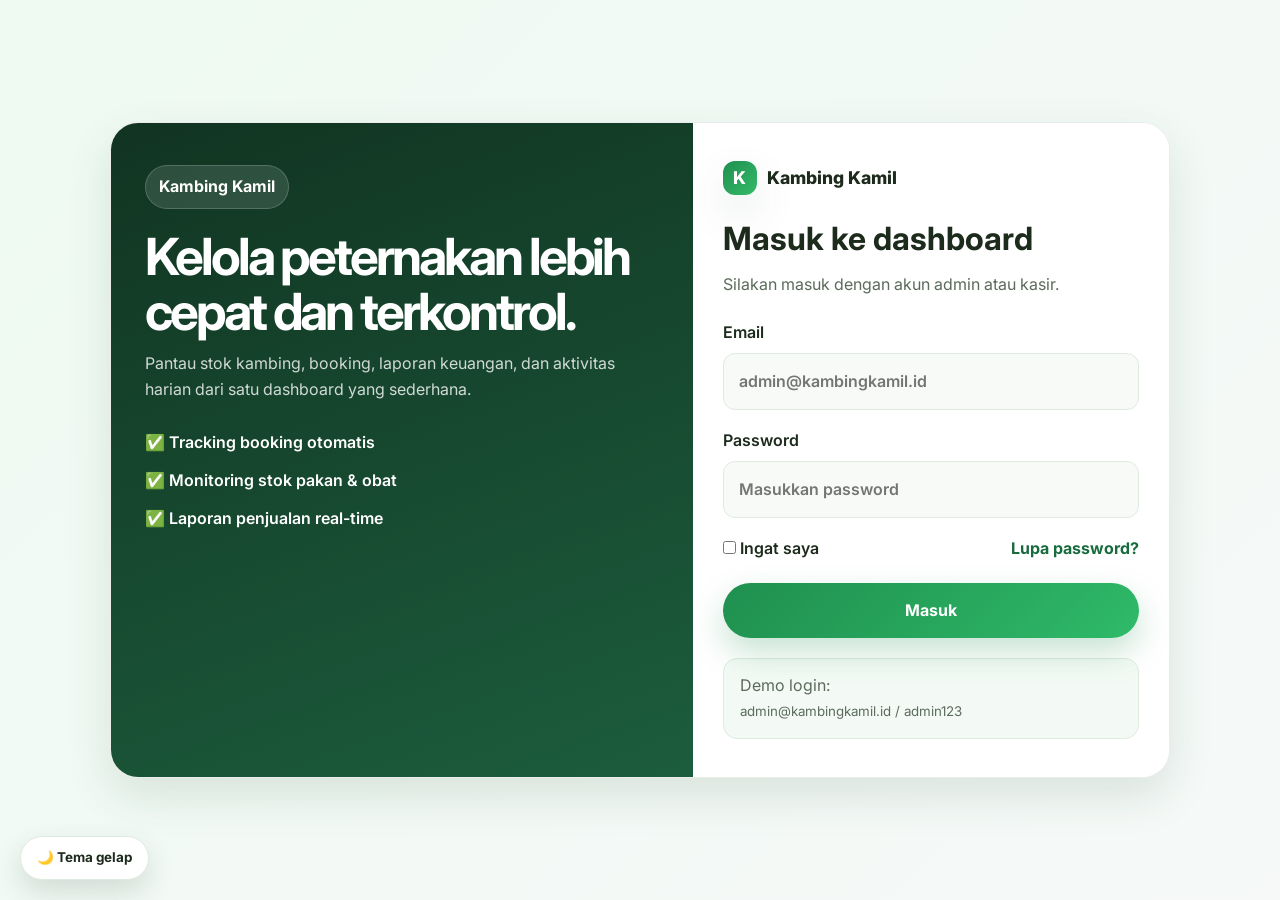
<file: goat-farm/login.html>
<!DOCTYPE html>
<html lang="id">
  <head>
    <meta charset="UTF-8" />
    <meta name="viewport" content="width=device-width, initial-scale=1.0" />
    <title>Login Admin | Kambing Kamil</title>
    <link rel="preconnect" href="https://fonts.googleapis.com" />
    <link rel="preconnect" href="https://fonts.gstatic.com" crossorigin />
    <link href="https://fonts.googleapis.com/css2?family=Inter:wght@400;500;600;700;800&display=swap" rel="stylesheet" />
    <link rel="stylesheet" href="styles.css" />
  </head>
  <body class="auth-page">
    <div class="auth-shell">
      <div class="auth-visual">
        <div class="auth-badge">Kambing Kamil</div>
        <h1>Kelola peternakan lebih cepat dan terkontrol.</h1>
        <p>
          Pantau stok kambing, booking, laporan keuangan, dan aktivitas harian dari satu dashboard yang sederhana.
        </p>

        <ul class="auth-points">
          <li>✅ Tracking booking otomatis</li>
          <li>✅ Monitoring stok pakan & obat</li>
          <li>✅ Laporan penjualan real-time</li>
        </ul>
      </div>

      <div class="auth-card">
        <div class="brand auth-brand">
          <span class="brand-mark">K</span>
          <span>Kambing Kamil</span>
        </div>

        <h2>Masuk ke dashboard</h2>
        <p class="auth-subtitle">Silakan masuk dengan akun admin atau kasir.</p>

        <form id="loginForm" class="auth-form">
          <label>
            Email
            <input type="email" name="email" placeholder="admin@kambingkamil.id" required />
          </label>

          <label>
            Password
            <input type="password" name="password" placeholder="Masukkan password" required />
          </label>

          <div class="auth-row">
            <label class="checkbox-wrap">
              <input type="checkbox" name="remember" />
              <span>Ingat saya</span>
            </label>
            <a href="#">Lupa password?</a>
          </div>

          <button type="submit" class="btn btn-primary full btn-login">Masuk</button>
        </form>
        <p class="form-feedback" id="loginFeedback" role="alert" hidden></p>

        <div class="demo-box">
          <p>Demo login:</p>
          <small>admin@kambingkamil.id / admin123</small>
        </div>
      </div>
    </div>

    <script src="script.js"></script>
  </body>
</html>
</file>
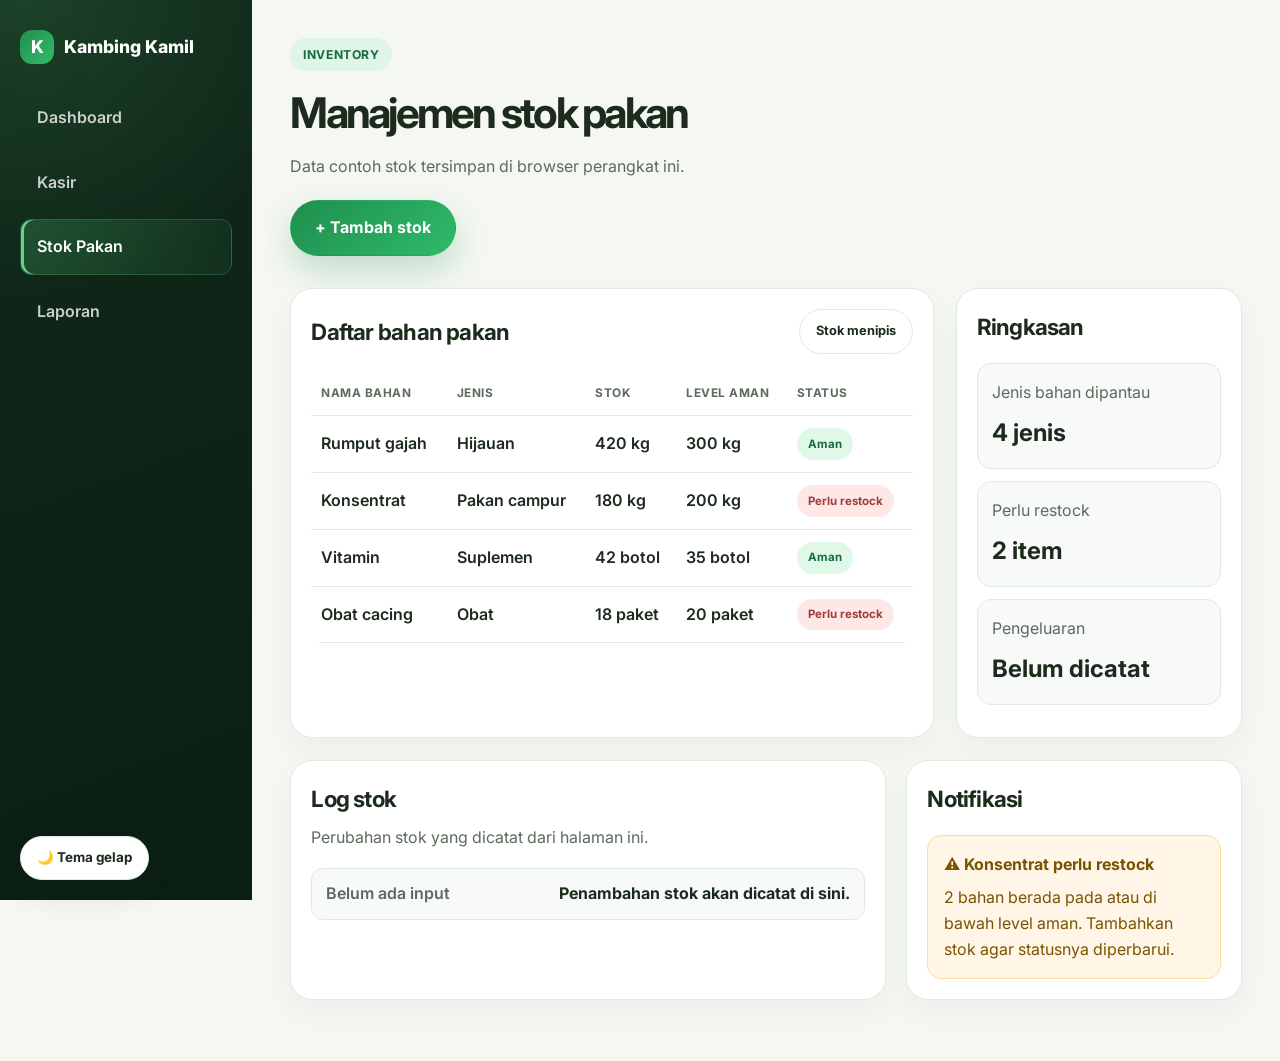
<file: goat-farm/stok-pakan.html>
<!DOCTYPE html>
<html lang="id">
  <head>
    <meta charset="UTF-8" />
    <meta name="viewport" content="width=device-width, initial-scale=1.0" />
    <title>Stok Pakan | Kambing Kamil</title>
    <link rel="preconnect" href="https://fonts.googleapis.com" />
    <link rel="preconnect" href="https://fonts.gstatic.com" crossorigin />
    <link href="https://fonts.googleapis.com/css2?family=Inter:wght@400;500;600;700;800&display=swap" rel="stylesheet" />
    <link rel="stylesheet" href="styles.css" />
  </head>
  <body class="inventory-page">
    <div class="page-shell inventory-shell">
      <aside class="sidebar inventory-sidebar">
        <div class="sidebar-header">
          <div class="brand admin-brand">
            <span class="brand-mark">K</span>
            <span>Kambing Kamil</span>
          </div>
        </div>

        <nav class="sidebar-nav" aria-label="Navigasi inventory">
          <a href="admin.html">Dashboard</a>
          <a href="kasir.html">Kasir</a>
          <a class="active" href="#">Stok Pakan</a>
          <a href="laporan.html">Laporan</a>
        </nav>
      </aside>

      <main class="admin-main inventory-main">
        <header class="admin-topbar">
          <div>
            <span class="eyebrow">Inventory</span>
            <h1>Manajemen stok pakan</h1>
            <p class="admin-subtitle">Data contoh stok tersimpan di browser perangkat ini.</p>
          </div>
          <button class="btn btn-primary" type="button" id="openStockModal">+ Tambah stok</button>
        </header>

        <section class="inventory-grid">
          <div class="panel inventory-panel wide-panel reveal">
            <div class="panel-head">
              <h2>Daftar bahan pakan</h2>
              <button class="btn btn-secondary small" type="button" id="stockFilter" aria-pressed="false">Stok menipis</button>
            </div>

            <div class="table-scroll">
            <table>
              <thead>
                <tr>
                  <th>Nama bahan</th>
                  <th>Jenis</th>
                  <th>Stok</th>
                  <th>Level aman</th>
                  <th>Status</th>
                </tr>
              </thead>
              <tbody id="feedStockTable">
                <tr>
                  <td>Rumput gajah</td>
                  <td>Hijauan</td>
                  <td>420 kg</td>
                  <td>300 kg</td>
                  <td><span class="status-badge available">Aman</span></td>
                </tr>
                <tr>
                  <td>Konsentrat</td>
                  <td>Pakan campur</td>
                  <td>180 kg</td>
                  <td>200 kg</td>
                  <td><span class="status-badge pending">Perlu restock</span></td>
                </tr>
                <tr>
                  <td>Vitamin</td>
                  <td>Suplemen</td>
                  <td>42 botol</td>
                  <td>35 botol</td>
                  <td><span class="status-badge available">Aman</span></td>
                </tr>
                <tr>
                  <td>Obat cacing</td>
                  <td>Obat</td>
                  <td>18 paket</td>
                  <td>20 paket</td>
                  <td><span class="status-badge pending">Hampir habis</span></td>
                </tr>
              </tbody>
            </table>
            </div>
            <p class="empty-state" id="stockEmptyState" hidden>Tidak ada bahan yang perlu direstok.</p>
          </div>

          <div class="panel inventory-panel side-panel reveal">
            <div class="panel-head">
              <h2>Ringkasan</h2>
            </div>

            <div class="mini-metric reveal">
              <span>Jenis bahan dipantau</span>
              <strong id="stockItemCount">4 jenis</strong>
            </div>
            <div class="mini-metric reveal">
              <span>Perlu restock</span>
              <strong id="stockLowCount">2 item</strong>
            </div>
            <div class="mini-metric reveal">
              <span>Pengeluaran</span>
              <strong>Belum dicatat</strong>
            </div>
          </div>
        </section>

        <section class="bottom-grid inventory-bottom">
          <div class="panel reveal">
            <div class="panel-head">
              <div>
                <h2>Log stok</h2>
                <p class="panel-subtitle">Perubahan stok yang dicatat dari halaman ini.</p>
              </div>
            </div>

            <ul class="activity-list" id="stockActivityList"></ul>
          </div>

          <div class="panel reveal">
            <div class="panel-head">
              <h2>Notifikasi</h2>
            </div>

            <div class="notice-box">
              <strong id="stockNoticeTitle">⚠️ Periksa stok bahan pakan</strong>
              <p id="stockNoticeMessage">Periksa status bahan untuk mengetahui kebutuhan restock.</p>
            </div>
          </div>
        </section>
      </main>
    </div>
    <dialog class="stock-dialog" id="stockDialog" aria-labelledby="stockDialogTitle">
      <form id="stockForm" class="goat-form">
        <div class="panel-head">
          <div>
            <span class="eyebrow">Inventory</span>
            <h2 id="stockDialogTitle">Tambah stok bahan</h2>
          </div>
          <button class="modal-close stock-modal-close" type="button" id="closeStockModal" aria-label="Tutup dialog">×</button>
        </div>
        <label>
          Bahan pakan
          <select name="item" id="stockItem" required></select>
        </label>
        <label>
          Jumlah yang ditambahkan
          <input type="number" name="quantity" min="0.1" step="0.1" placeholder="Contoh: 25" required />
        </label>
        <div class="submit-row">
          <button type="submit" class="btn btn-primary">Simpan stok</button>
          <button type="button" class="btn btn-secondary" id="cancelStockModal">Batal</button>
        </div>
      </form>
    </dialog>
    <script src="script.js"></script>
  </body>
</html>
</file>
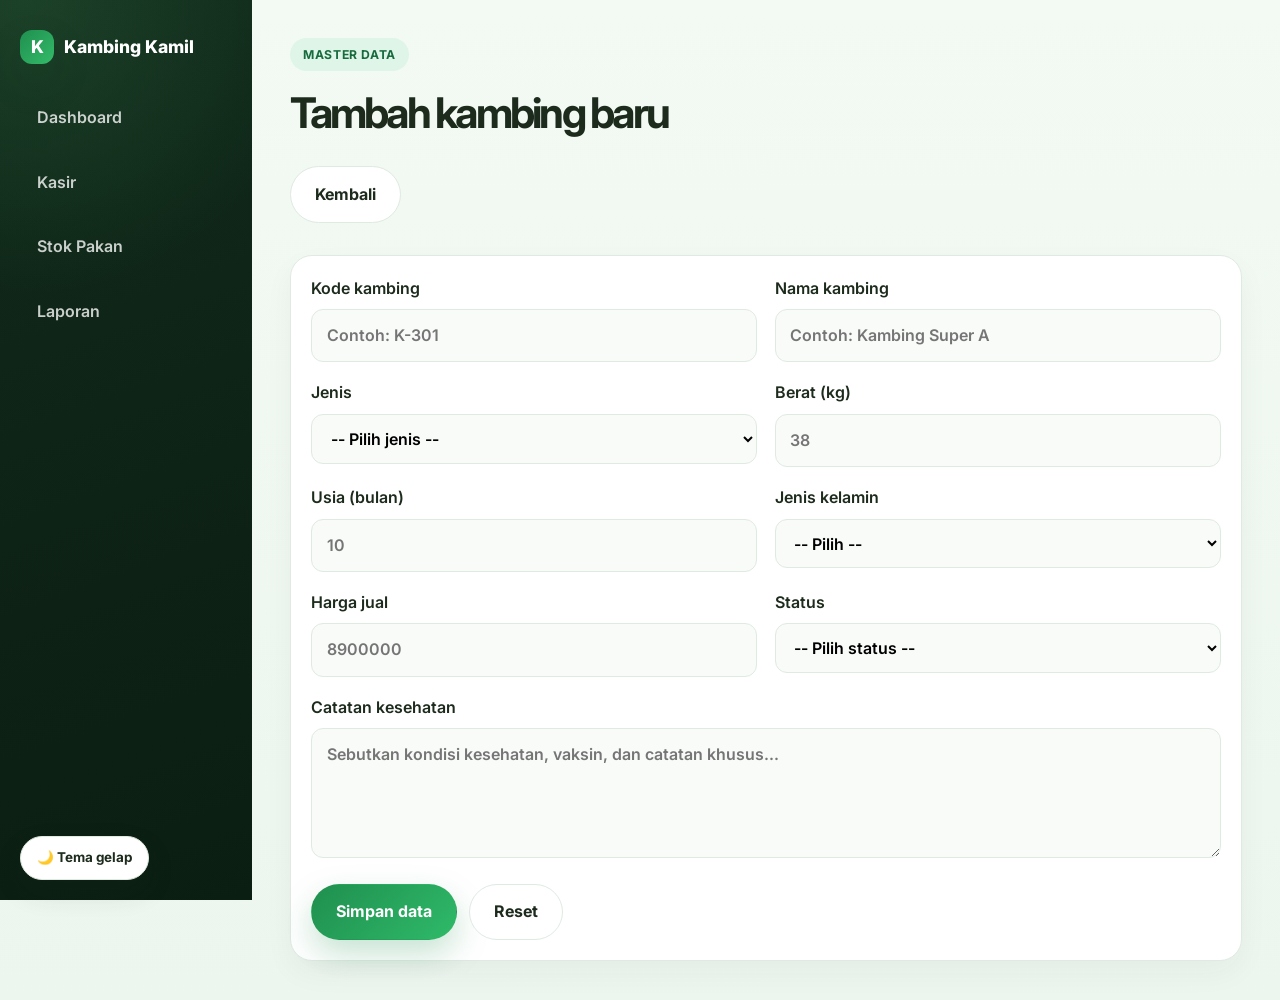
<file: goat-farm/tambah-kambing.html>
<!DOCTYPE html>
<html lang="id">
  <head>
    <meta charset="UTF-8" />
    <meta name="viewport" content="width=device-width, initial-scale=1.0" />
    <title>Tambah Kambing | Kambing Kamil</title>
    <link rel="preconnect" href="https://fonts.googleapis.com" />
    <link rel="preconnect" href="https://fonts.gstatic.com" crossorigin />
    <link href="https://fonts.googleapis.com/css2?family=Inter:wght@400;500;600;700;800&display=swap" rel="stylesheet" />
    <link rel="stylesheet" href="styles.css" />
  </head>
  <body class="form-page">
    <div class="page-shell form-shell">
      <aside class="sidebar inventory-sidebar">
        <div class="sidebar-header">
          <div class="brand admin-brand">
            <span class="brand-mark">K</span>
            <span>Kambing Kamil</span>
          </div>
        </div>

        <nav class="sidebar-nav" aria-label="Navigasi form kambing">
          <a href="admin.html">Dashboard</a>
          <a href="kasir.html">Kasir</a>
          <a href="stok-pakan.html">Stok Pakan</a>
          <a href="laporan.html">Laporan</a>
        </nav>
      </aside>

      <main class="admin-main form-main">
        <header class="admin-topbar">
          <div>
            <span class="eyebrow">Master data</span>
            <h1 id="goatFormTitle">Tambah kambing baru</h1>
          </div>
          <a href="admin.html" class="btn btn-secondary">Kembali</a>
        </header>

        <section class="panel form-panel reveal">
          <form id="goatForm" class="goat-form">
            <p class="form-note" id="goatEditNote" hidden></p>
            <div class="form-grid">
              <label>
                Kode kambing
                <input type="text" name="kode" placeholder="Contoh: K-301" required />
              </label>

              <label>
                Nama kambing
                <input type="text" name="nama" placeholder="Contoh: Kambing Super A" required />
              </label>

              <label>
                Jenis
                <select name="jenis" required>
                  <option value="">-- Pilih jenis --</option>
                  <option value="Super A">Super A</option>
                  <option value="Betina B">Betina B</option>
                  <option value="Standar C">Standar C</option>
                  <option value="Premium">Premium</option>
                </select>
              </label>

              <label>
                Berat (kg)
                <input type="number" name="berat" min="1" step="0.1" placeholder="38" required />
              </label>

              <label>
                Usia (bulan)
                <input type="number" name="usia" min="1" step="1" placeholder="10" required />
              </label>

              <label>
                Jenis kelamin
                <select name="kelamin" required>
                  <option value="">-- Pilih --</option>
                  <option value="Jantan">Jantan</option>
                  <option value="Betina">Betina</option>
                </select>
              </label>

              <label>
                Harga jual
                <input type="number" name="harga" min="1000" step="1000" placeholder="8900000" required />
              </label>

              <label>
                Status
                <select name="status" required>
                  <option value="">-- Pilih status --</option>
                  <option value="Tersedia">Tersedia</option>
                  <option value="Booked">Booked</option>
                  <option value="Terjual">Terjual</option>
                </select>
              </label>
            </div>

            <label>
              Catatan kesehatan
              <textarea name="catatan" rows="4" placeholder="Sebutkan kondisi kesehatan, vaksin, dan catatan khusus..."></textarea>
            </label>

            <div class="submit-row">
              <button type="submit" class="btn btn-primary" id="goatSubmitButton">Simpan data</button>
              <button type="reset" class="btn btn-secondary">Reset</button>
            </div>
          </form>
        </section>
      </main>
    </div>

    <script src="script.js"></script>
  </body>
</html>
</file>
<file: goat-farm/styles.css>
:root {
  --bg: #f5f7f3;
  --panel: #ffffff;
  --panel-alt: #edf7ee;
  --primary: #1f8f4f;
  --primary-dark: #176b3d;
  --primary-soft: #dff5e8;
  --accent: #e7a726;
  --text: #1d2b1d;
  --muted: #5c6b5c;
  --line: #dfeae1;
  --shadow: 0 18px 45px rgba(22, 72, 44, 0.12);
  --radius: 20px;
}

* {
  box-sizing: border-box;
}

html {
  scroll-behavior: smooth;
}

body {
  margin: 0;
  font-family: "Inter", sans-serif;
  background: var(--bg);
  color: var(--text);
  line-height: 1.6;
}

img {
  max-width: 100%;
  display: block;
}

a {
  text-decoration: none;
  color: inherit;
}

button,
input,
select {
  font: inherit;
}

.container {
  width: min(1120px, calc(100% - 32px));
  margin: 0 auto;
}

.site-header {
  position: sticky;
  top: 0;
  z-index: 100;
  backdrop-filter: blur(10px);
  background: rgba(245, 247, 243, 0.92);
  border-bottom: 1px solid rgba(29, 43, 29, 0.08);
}

.nav {
  display: flex;
  align-items: center;
  justify-content: space-between;
  gap: 20px;
  min-height: 78px;
}

.brand {
  display: inline-flex;
  align-items: center;
  gap: 10px;
  font-weight: 800;
  font-size: 1.1rem;
}

.brand-mark {
  display: inline-flex;
  align-items: center;
  justify-content: center;
  width: 34px;
  height: 34px;
  border-radius: 12px;
  background: linear-gradient(135deg, var(--primary) 0%, #34bb69 100%);
  color: white;
  box-shadow: var(--shadow);
}

.nav-menu {
  display: flex;
  align-items: center;
  gap: 28px;
  color: var(--muted);
  font-weight: 600;
}

.nav-menu a:hover,
.footer-links a:hover {
  color: var(--primary);
}

.nav-toggle {
  display: none;
  border: 0;
  background: transparent;
  font-size: 1.8rem;
  cursor: pointer;
}

.btn {
  display: inline-flex;
  align-items: center;
  justify-content: center;
  border-radius: 999px;
  padding: 0.9rem 1.5rem;
  border: 1px solid transparent;
  font-weight: 700;
  transition: transform 0.2s ease, box-shadow 0.2s ease, filter 0.2s ease;
}

.btn:hover {
  transform: translateY(-2px);
  filter: brightness(1.02);
}

.btn:focus-visible,
input:focus-visible,
select:focus-visible,
button:focus-visible,
a:focus-visible {
  outline: 3px solid rgba(31, 143, 79, 0.24);
  outline-offset: 2px;
}

.reveal {
  opacity: 0;
  transform: translateY(18px);
  transition: opacity 0.55s ease, transform 0.55s ease;
}

.reveal.is-visible {
  opacity: 1;
  transform: translateY(0);
}

.btn-primary {
  background: linear-gradient(135deg, var(--primary) 0%, #2fba69 100%);
  color: #fff;
  box-shadow: 0 14px 32px rgba(31, 143, 79, 0.25);
}

.btn-secondary {
  background: #fff;
  color: var(--text);
  border-color: var(--line);
}

.hero {
  padding: 72px 0 60px;
}

.hero-grid {
  display: grid;
  grid-template-columns: 1.1fr 0.9fr;
  gap: 50px;
  align-items: center;
}

.eyebrow {
  display: inline-block;
  padding: 0.4rem 0.8rem;
  border-radius: 999px;
  background: var(--primary-soft);
  color: var(--primary-dark);
  font-size: 0.76rem;
  font-weight: 700;
  letter-spacing: 0.05em;
  text-transform: uppercase;
}

.hero-copy h1 {
  margin: 1rem 0 1rem;
  font-size: clamp(2.5rem, 5vw, 4.5rem);
  line-height: 1.08;
  letter-spacing: -0.06em;
}

.hero-copy p {
  max-width: 620px;
  margin: 0;
  color: var(--muted);
  font-size: 1.06rem;
}

.hero-actions {
  margin-top: 24px;
  display: flex;
  flex-wrap: wrap;
  gap: 14px;
}

.hero-trust {
  margin-top: 24px;
  display: inline-flex;
  flex-direction: column;
  gap: 12px;
  padding: 14px 16px;
  border-radius: 16px;
  background: rgba(255, 255, 255, 0.7);
  border: 1px solid rgba(29, 43, 29, 0.05);
  box-shadow: 0 12px 24px rgba(16, 45, 31, 0.05);
}

.hero-trust > span {
  font-size: 0.82rem;
  letter-spacing: 0.04em;
  text-transform: uppercase;
  color: var(--primary-dark);
  font-weight: 800;
}

.mini-badges {
  display: flex;
  flex-wrap: wrap;
  gap: 8px;
}

.mini-badges span {
  display: inline-flex;
  align-items: center;
  padding: 0.42rem 0.7rem;
  border-radius: 999px;
  background: var(--primary-soft);
  color: var(--primary-dark);
  font-size: 0.72rem;
  font-weight: 700;
}

.hero-points {
  list-style: none;
  padding: 0;
  margin: 28px 0 0;
  display: grid;
  gap: 10px;
  color: var(--text);
  font-weight: 600;
}

.hero-visual {
  display: flex;
  justify-content: center;
}

.phone-card {
  width: min(420px, 100%);
  border-radius: 34px;
  background: linear-gradient(180deg, #172315 0%, #0d1911 100%);
  padding: 18px;
  box-shadow: var(--shadow);
  transform: rotate(4deg);
}

.phone-header {
  display: flex;
  align-items: center;
  gap: 8px;
  padding: 0 6px 14px;
}

.phone-header span {
  width: 12px;
  height: 12px;
  display: inline-block;
  border-radius: 50%;
  background: rgba(255, 255, 255, 0.3);
}

.phone-body {
  border-radius: 24px;
  background: linear-gradient(180deg, #f6f9f6 0%, #edf7ee 100%);
  min-height: 520px;
  padding: 22px 18px 18px;
}

.card-mini {
  display: flex;
  flex-direction: column;
  padding: 16px 18px;
  background: #fff;
  border-radius: 18px;
  box-shadow: 0 12px 30px rgba(23, 44, 30, 0.08);
}

.card-mini .mini-label {
  color: var(--muted);
  font-size: 0.8rem;
}

.card-mini strong {
  margin-top: 8px;
  font-size: 1.4rem;
}

.card-mini small {
  color: var(--primary);
  font-weight: 700;
}

.goat-figure {
  position: relative;
  margin: 28px auto 20px;
  width: 210px;
  height: 200px;
}

.goat-head {
  position: absolute;
  left: 94px;
  top: 18px;
  width: 62px;
  height: 52px;
  background: #dfeecf;
  border-radius: 50% 50% 48% 48%;
  box-shadow: inset 0 0 0 2px rgba(17, 29, 21, 0.05);
}

.goat-head::before,
.goat-head::after {
  content: "";
  position: absolute;
  top: 15px;
  width: 10px;
  height: 10px;
  background: #1d2b1d;
  border-radius: 50%;
}

.goat-head::before { left: 16px; }
.goat-head::after { right: 16px; }

.goat-body {
  position: absolute;
  left: 58px;
  top: 70px;
  width: 110px;
  height: 90px;
  background: linear-gradient(135deg, #edf7ee 0%, #cfe9d1 100%);
  border-radius: 46% 46% 38% 38%;
}

.goat-body::before {
  content: "";
  position: absolute;
  inset: 22px 24px auto 24px;
  height: 18px;
  border-radius: 999px;
  background: rgba(31, 143, 79, 0.12);
}

.goat-leg {
  position: absolute;
  bottom: 0;
  left: 78px;
  width: 10px;
  height: 70px;
  background: #b8d8b2;
  border-radius: 10px;
}

.goat-leg.two { left: 104px; }
.goat-leg.three { left: 136px; }
.goat-leg.four { left: 162px; }

.status-bar {
  display: flex;
  justify-content: space-between;
  gap: 10px;
  background: #fff;
  border-radius: 14px;
  padding: 12px 16px;
  color: var(--muted);
  font-weight: 600;
}

.stats {
  padding: 0 0 30px;
}

.stats-grid {
  display: grid;
  grid-template-columns: repeat(4, minmax(0, 1fr));
  gap: 18px;
}

.stat-item {
  background: #fff;
  border: 1px solid var(--line);
  border-radius: 18px;
  padding: 22px 20px;
  text-align: center;
  box-shadow: 0 8px 18px rgba(18, 39, 28, 0.04);
}

.stat-item strong {
  display: block;
  font-size: clamp(1.5rem, 3vw, 2.2rem);
  color: var(--primary);
}

.stat-item span {
  color: var(--muted);
}

.section {
  padding: 96px 0;
}

.alt-bg {
  background: linear-gradient(180deg, rgba(233, 247, 237, 0.5), rgba(255, 255, 255, 0) 100%);
}

.section-heading {
  margin-bottom: 30px;
}

.section-heading h2 {
  margin: 12px 0 0;
  font-size: clamp(2rem, 4vw, 3rem);
  line-height: 1.15;
  letter-spacing: -0.05em;
}

.inline-heading {
  display: flex;
  align-items: end;
  justify-content: space-between;
  gap: 20px;
}

.feature-grid {
  display: grid;
  grid-template-columns: repeat(3, minmax(0, 1fr));
  gap: 24px;
}

.feature-card {
  background: rgba(255, 255, 255, 0.96);
  border: 1px solid var(--line);
  border-radius: 22px;
  padding: 26px 22px;
  box-shadow: 0 10px 20px rgba(18, 39, 28, 0.04);
  transition: transform 0.25s ease, box-shadow 0.25s ease, border-color 0.25s ease;
}

.feature-card:hover,
.product-card:hover,
.step-item:hover,
.report-card:hover,
.testimonial-grid blockquote:hover {
  transform: translateY(-4px);
  box-shadow: 0 18px 32px rgba(24, 57, 37, 0.08);
  border-color: rgba(31, 143, 79, 0.2);
}

.icon {
  width: 56px;
  height: 56px;
  display: inline-flex;
  align-items: center;
  justify-content: center;
  border-radius: 16px;
  background: var(--primary-soft);
  font-size: 1.7rem;
  margin-bottom: 14px;
}

.feature-card h3 {
  margin: 0 0 8px;
  font-size: 1.3rem;
}

.feature-card p {
  margin: 0;
  color: var(--muted);
}

.product-grid {
  display: grid;
  grid-template-columns: repeat(3, minmax(0, 1fr));
  gap: 24px;
}

.product-card {
  overflow: hidden;
  border-radius: 22px;
  background: #fff;
  border: 1px solid var(--line);
  box-shadow: 0 12px 24px rgba(20, 49, 31, 0.06);
  transition: transform 0.25s ease, box-shadow 0.25s ease, border-color 0.25s ease;
}

.product-card img {
  width: 100%;
  height: 260px;
  object-fit: cover;
}

.product-body {
  padding: 20px;
}

.product-meta {
  display: flex;
  align-items: center;
  justify-content: space-between;
  gap: 12px;
}

.tag {
  display: inline-flex;
  align-items: center;
  justify-content: center;
  padding: 0.4rem 0.8rem;
  border-radius: 999px;
  font-size: 0.72rem;
  font-weight: 700;
}

.tag-green {
  background: #dff7e7;
  color: var(--primary-dark);
}

.tag-gold {
  background: #fff4d9;
  color: #8f6100;
}

.tag-blue {
  background: #e2f2ff;
  color: #1d5aa5;
}

.rating {
  color: #edaa2d;
  font-weight: 700;
}

.stock-indicator {
  display: inline-flex;
  align-items: center;
  justify-content: center;
  padding: 0.35rem 0.65rem;
  border-radius: 999px;
  background: #edf1ee;
  color: var(--muted);
  font-size: 0.68rem;
  font-weight: 800;
}

.stock-indicator.available {
  background: #dff8e7;
  color: var(--primary-dark);
}

.stock-indicator.unavailable {
  background: #fff0c8;
  color: #8a6200;
}

.product-card h3 {
  margin: 16px 0 10px;
  font-size: 1.4rem;
}

.product-card p {
  margin: 0;
  color: var(--muted);
}

.product-footer {
  display: flex;
  flex-direction: column;
  align-items: stretch;
  gap: 14px;
  margin-top: 20px;
}

.product-footer strong {
  font-size: 1.25rem;
}

.product-actions {
  display: flex;
  gap: 10px;
}

.product-actions button,
.product-footer button {
  border: 0;
  background: #edf7ee;
  color: var(--primary-dark);
  border-radius: 999px;
  padding: 0.7rem 1rem;
  font-weight: 700;
  cursor: pointer;
}

.product-actions button:disabled {
  flex: 1;
  cursor: not-allowed;
  opacity: 0.58;
  transform: none;
}

.btn-detail {
  background: #f4f8f5 !important;
  border: 1px solid var(--line) !important;
}

.btn-order {
  flex: 1;
}

.booking-section {
  padding-top: 90px;
}

.booking-grid {
  display: grid;
  grid-template-columns: 1fr 0.9fr;
  gap: 32px;
  align-items: start;
}

.step-list {
  display: grid;
  gap: 18px;
  margin-top: 24px;
}

.step-item {
  display: flex;
  gap: 18px;
  align-items: start;
  background: rgba(255, 255, 255, 0.8);
  border: 1px solid var(--line);
  border-radius: 18px;
  padding: 18px 20px;
  transition: transform 0.25s ease, box-shadow 0.25s ease, border-color 0.25s ease;
}

.step-item span {
  width: 42px;
  height: 42px;
  display: inline-flex;
  align-items: center;
  justify-content: center;
  border-radius: 12px;
  background: var(--primary-soft);
  color: var(--primary-dark);
  font-weight: 800;
}

.step-item h3 {
  margin: 0 0 6px;
}

.step-item p {
  margin: 0;
  color: var(--muted);
}

.booking-form {
  background: #fff;
  border: 1px solid var(--line);
  border-radius: 22px;
  box-shadow: var(--shadow);
  padding: 28px 24px;
}

.booking-form h3 {
  margin: 0 0 20px;
  font-size: 1.5rem;
}

.booking-form label {
  display: block;
  margin-bottom: 18px;
  color: var(--text);
  font-weight: 600;
}

.booking-form input,
.booking-form select {
  width: 100%;
  margin-top: 8px;
  border-radius: 12px;
  border: 1px solid var(--line);
  padding: 0.9rem 0.9rem;
  background: #f9fbf9;
  color: var(--text);
}

.full {
  width: 100%;
  margin-top: 10px;
  border: none;
  cursor: pointer;
}

.form-note {
  margin: 14px 0 0;
  color: var(--muted);
  font-size: 0.9rem;
  text-align: center;
}

.report-grid {
  display: grid;
  grid-template-columns: 1.3fr 0.75fr 0.75fr;
  gap: 22px;
}

.report-card {
  background: #fff;
  border: 1px solid var(--line);
  border-radius: 22px;
  padding: 22px 20px;
  transition: transform 0.25s ease, box-shadow 0.25s ease, border-color 0.25s ease;
}

.large-card {
  min-height: 278px;
}

.card-head {
  display: flex;
  align-items: center;
  justify-content: space-between;
  gap: 12px;
  margin-bottom: 18px;
}

.card-head h3 {
  margin: 0;
}

.card-head span {
  color: var(--muted);
  font-size: 0.9rem;
}

.bars {
  height: 180px;
  display: flex;
  align-items: end;
  gap: 12px;
  padding-top: 10px;
}

.bars span {
  flex: 1;
  border-radius: 12px 12px 0 0;
  background: linear-gradient(180deg, #76d093 0%, var(--primary) 100%);
  min-height: 40px;
}

.mini-list {
  list-style: none;
  margin: 0;
  padding: 0;
  display: grid;
  gap: 12px;
}

.mini-list li {
  display: flex;
  justify-content: space-between;
  align-items: center;
  gap: 10px;
  padding: 12px 0;
  border-bottom: 1px solid var(--line);
}

.mini-list li:last-child {
  border-bottom: none;
}

.testimonials {
  padding-top: 40px;
}

.testimonial-grid {
  display: grid;
  grid-template-columns: repeat(2, minmax(0, 1fr));
  gap: 22px;
}

.testimonial-grid blockquote {
  margin: 0;
  padding: 24px 22px;
  background: #fff;
  border: 1px solid var(--line);
  border-radius: 18px;
  color: var(--text);
  font-size: 1.04rem;
  transition: transform 0.25s ease, box-shadow 0.25s ease, border-color 0.25s ease;
}

.testimonial-grid footer {
  margin-top: 16px;
  color: var(--muted);
  font-weight: 700;
}

.site-footer {
  padding: 36px 0 60px;
  background: #0f1d12;
  color: rgba(255, 255, 255, 0.8);
}

.footer-wrap {
  display: flex;
  justify-content: space-between;
  gap: 20px;
  align-items: center;
}

.footer-brand {
  margin-bottom: 12px;
}

.site-footer p {
  margin: 0;
  max-width: 520px;
  color: rgba(255, 255, 255, 0.7);
}

.footer-links {
  display: flex;
  gap: 20px;
  font-weight: 600;
}

.cashier-page {
  background: linear-gradient(180deg, #f2f9f4 0%, #edf5ef 100%);
}

.cashier-shell {
  display: grid;
  grid-template-columns: 220px 1fr;
  min-height: 100vh;
}

.cashier-sidebar {
  background: #102a17;
  color: #fff;
  padding: 28px 18px;
}

.cashier-brand {
  margin-bottom: 26px;
}

.cashier-user {
  display: flex;
  align-items: center;
  gap: 12px;
  background: rgba(255, 255, 255, 0.06);
  border: 1px solid rgba(255, 255, 255, 0.08);
  border-radius: 14px;
  padding: 12px 14px;
  margin-bottom: 20px;
}

.cashier-user strong,
.cashier-user small {
  display: block;
}

.cashier-user small {
  color: rgba(255, 255, 255, 0.7);
}

.cashier-nav {
  display: grid;
  gap: 10px;
}

.cashier-nav a {
  color: rgba(255, 255, 255, 0.8);
  font-weight: 600;
  padding: 0.8rem 0.9rem;
  border-radius: 12px;
}

.cashier-nav a.active,
.cashier-nav a:hover {
  background: rgba(255, 255, 255, 0.08);
  color: #fff;
}

.cashier-main {
  padding: 30px 28px 42px;
}

.cashier-header {
  display: flex;
  align-items: center;
  justify-content: space-between;
  gap: 16px;
  margin-bottom: 24px;
}

.cashier-header h1 {
  margin: 10px 0 0;
  font-size: clamp(2rem, 3vw, 2.8rem);
  letter-spacing: -0.05em;
}

.cashier-actions {
  display: flex;
  gap: 12px;
}

.cashier-grid {
  display: grid;
  grid-template-columns: 1.35fr 0.8fr;
  gap: 22px;
}

.cashier-panel {
  background: #fff;
  border: 1px solid var(--line);
  border-radius: 22px;
  box-shadow: 0 10px 18px rgba(20, 49, 31, 0.04);
  padding: 20px;
}

.panel-head {
  display: flex;
  align-items: center;
  justify-content: space-between;
  gap: 12px;
  margin-bottom: 18px;
}

.panel-head h2 {
  margin: 0;
}

.search-box {
  width: min(220px, 100%);
  border: 1px solid var(--line);
  border-radius: 10px;
  background: #f9fbf9;
  padding: 0.7rem 0.9rem;
}

.product-list {
  display: grid;
  gap: 14px;
}

.cashier-product {
  display: grid;
  grid-template-columns: 100px 1fr auto;
  gap: 14px;
  align-items: center;
  background: #f7faf7;
  border: 1px solid var(--line);
  border-radius: 16px;
  padding: 12px;
}

.cashier-product img {
  width: 100%;
  height: 88px;
  object-fit: cover;
  border-radius: 12px;
}

.cashier-product h3 {
  margin: 0 0 4px;
}

.cashier-product p {
  margin: 0 0 8px;
  color: var(--muted);
}

.cashier-product strong {
  color: var(--primary-dark);
}

.cart-panel {
  display: flex;
  flex-direction: column;
}

.cart-count {
  color: var(--muted);
  font-weight: 700;
}

.cart-items {
  display: grid;
  gap: 12px;
  min-height: 120px;
}

.empty-cart {
  margin: 18px 0 0;
  color: var(--muted);
}

.cart-item {
  display: flex;
  justify-content: space-between;
  align-items: center;
  gap: 10px;
  padding: 12px 10px;
  border: 1px solid var(--line);
  border-radius: 12px;
  background: #f9faf9;
}

.cart-item small {
  display: block;
  color: var(--muted);
  margin-top: 4px;
}

.cart-item-actions {
  display: flex;
  align-items: center;
  gap: 8px;
}

.qty-btn {
  width: 28px;
  height: 28px;
  border: 1px solid var(--line);
  border-radius: 8px;
  background: #fff;
  cursor: pointer;
  font-weight: 700;
}

.summary-box {
  margin-top: 18px;
  border-top: 1px solid var(--line);
  padding-top: 18px;
  display: grid;
  gap: 10px;
}

.summary-row {
  display: flex;
  justify-content: space-between;
  align-items: center;
}

.total-row {
  margin-top: 8px;
  padding-top: 12px;
  border-top: 1px solid var(--line);
  font-size: 1.1rem;
}

.payment-panel {
  margin-top: 18px;
  display: grid;
  gap: 16px;
}

.payment-panel label {
  display: block;
  font-weight: 600;
}

.payment-panel select,
.payment-panel input {
  width: 100%;
  margin-top: 8px;
  border: 1px solid var(--line);
  border-radius: 12px;
  padding: 0.8rem 0.9rem;
  background: #f9fbf9;
}

.booking-detail-page {
  background: linear-gradient(180deg, #f6faf7 0%, #eff7f1 100%);
}

.booking-layout {
  display: grid;
  grid-template-columns: 1.5fr 0.8fr;
  gap: 22px;
}

.booking-panel,
.summary-panel {
  min-height: 280px;
}

.booking-header-row {
  display: flex;
  align-items: center;
  justify-content: space-between;
  gap: 12px;
  margin-bottom: 22px;
}

.booking-header-row h2 {
  margin: 8px 0 0;
  font-size: 2rem;
}

.eyebrow.soft {
  background: #eaf6ee;
  color: var(--primary-dark);
}

.booking-info-grid {
  display: grid;
  grid-template-columns: repeat(2, minmax(0, 1fr));
  gap: 18px;
}

.booking-info-grid label {
  display: block;
  color: var(--muted);
  margin-bottom: 8px;
  font-size: 0.9rem;
}

.booking-info-grid strong {
  display: block;
  font-size: 1.08rem;
}

.summary-stack {
  display: grid;
  gap: 12px;
}

.summary-item {
  display: flex;
  justify-content: space-between;
  gap: 12px;
  background: #f7faf8;
  border: 1px solid var(--line);
  border-radius: 12px;
  padding: 12px 14px;
}

.timeline-box {
  margin-top: 24px;
  border-top: 1px solid var(--line);
  padding-top: 18px;
}

.timeline-box h3 {
  margin-top: 0;
}

.timeline-box ul {
  list-style: none;
  padding: 0;
  margin: 0;
  display: grid;
  gap: 10px;
}

.timeline-box li {
  padding-left: 16px;
  position: relative;
  color: var(--muted);
}

.timeline-box li::before {
  content: "";
  position: absolute;
  left: 0;
  top: 9px;
  width: 8px;
  height: 8px;
  border-radius: 50%;
  background: #c5d3c7;
}

.timeline-box li.done::before {
  background: var(--primary);
}

.timeline-box li.active {
  color: var(--primary-dark);
  font-weight: 700;
}

.timeline-box li.active::before {
  background: #f0b341;
}

.form-page {
  background: linear-gradient(180deg, #f3faf4 0%, #edf5ef 100%);
}

.form-main {
  padding-top: 36px;
}

.form-shell {
  max-width: 100%;
}

.form-panel {
  padding: 24px;
}

.goat-form {
  display: grid;
  gap: 18px;
}

.form-grid {
  display: grid;
  grid-template-columns: repeat(2, minmax(0, 1fr));
  gap: 18px;
}

.goat-form label {
  display: block;
  font-weight: 600;
  color: var(--text);
}

.goat-form input,
.goat-form select,
.goat-form textarea {
  width: 100%;
  margin-top: 8px;
  border: 1px solid var(--line);
  border-radius: 12px;
  padding: 0.8rem 0.9rem;
  background: #f9fbf9;
  font: inherit;
}

.goat-form textarea {
  resize: vertical;
}

.submit-row {
  display: flex;
  gap: 12px;
  flex-wrap: wrap;
}

.report-stat-grid {
  display: grid;
  grid-template-columns: repeat(3, minmax(0, 1fr));
  gap: 18px;
  margin-bottom: 22px;
}

.money-list {
  display: grid;
  gap: 12px;
}

.money-row {
  display: flex;
  justify-content: space-between;
  gap: 12px;
  padding: 12px 0;
  border-bottom: 1px solid var(--line);
}

.total-money {
  font-size: 1.1rem;
  color: var(--primary-dark);
  border-bottom: none;
}

.report-shell {
  max-width: 100%;
}

.report-content-grid {
  grid-template-columns: repeat(2, minmax(0, 1fr));
}

.inventory-shell {
  max-width: 100%;
}

.inventory-grid {
  display: grid;
  grid-template-columns: 1.8fr 0.8fr;
  gap: 22px;
  margin-bottom: 22px;
}

.inventory-panel {
  min-height: 260px;
}

.mini-metric {
  background: #f7faf8;
  border: 1px solid var(--line);
  border-radius: 14px;
  padding: 16px 14px;
  margin-bottom: 12px;
}

.mini-metric span {
  display: block;
  color: var(--muted);
}

.mini-metric strong {
  display: block;
  margin-top: 8px;
  font-size: 1.5rem;
}

.activity-list {
  list-style: none;
  padding: 0;
  margin: 0;
  display: grid;
  gap: 12px;
}

.activity-list li {
  display: flex;
  justify-content: space-between;
  gap: 12px;
  align-items: center;
  background: #f7faf8;
  border: 1px solid var(--line);
  border-radius: 12px;
  padding: 12px 14px;
}

.activity-list span {
  color: var(--muted);
  font-weight: 600;
}

.notice-box {
  background: #fff6e8;
  border: 1px solid #fedc9b;
  border-radius: 14px;
  padding: 16px;
  color: #7b5300;
}

.notice-box p {
  margin: 8px 0 0;
}

.detail-page {
  background: #f4f9f4;
}

.detail-main {
  padding: 56px 0 48px;
}

.detail-grid {
  display: grid;
  grid-template-columns: 1.05fr 0.95fr;
  gap: 34px;
  align-items: center;
}

.detail-visual img {
  width: 100%;
  height: 560px;
  object-fit: cover;
  border-radius: 28px;
  box-shadow: var(--shadow);
}

.detail-copy h1 {
  margin: 14px 0 8px;
  font-size: clamp(2.2rem, 4vw, 3.4rem);
  line-height: 1.05;
  letter-spacing: -0.06em;
}

.detail-price {
  margin: 0;
  font-size: clamp(1.7rem, 2.5vw, 2.4rem);
  color: var(--primary-dark);
  font-weight: 800;
}

.detail-description {
  margin: 18px 0;
  color: var(--muted);
  font-size: 1.04rem;
}

.detail-specs {
  list-style: none;
  padding: 0;
  margin: 0 0 24px;
  display: grid;
  gap: 12px;
  background: rgba(255, 255, 255, 0.85);
  border: 1px solid var(--line);
  border-radius: 16px;
  padding: 18px 20px;
}

.detail-specs li {
  display: flex;
  justify-content: space-between;
  gap: 12px;
  border-bottom: 1px solid var(--line);
  padding-bottom: 8px;
}

.detail-specs li:last-child {
  border-bottom: none;
  padding-bottom: 0;
}

.detail-actions {
  display: flex;
  flex-wrap: wrap;
  gap: 12px;
}

.detail-extra {
  display: grid;
  grid-template-columns: repeat(2, minmax(0, 1fr));
  gap: 22px;
  margin-top: 30px;
}

.detail-panel {
  min-height: 220px;
}

.detail-panel h2 {
  margin-top: 0;
  margin-bottom: 18px;
}

.spec-grid {
  display: grid;
  grid-template-columns: repeat(2, minmax(0, 1fr));
  gap: 18px;
}

.spec-grid div {
  background: #f7faf8;
  border: 1px solid var(--line);
  border-radius: 14px;
  padding: 16px;
}

.spec-grid span {
  display: block;
  color: var(--muted);
  margin-bottom: 8px;
}

.spec-grid strong {
  font-size: 1.15rem;
}

.auth-page {
  min-height: 100vh;
  display: grid;
  place-items: center;
  background: linear-gradient(135deg, #eefaf2 0%, #f6f9f8 100%);
  padding: 32px 16px;
}

.auth-shell {
  width: min(1060px, 100%);
  display: grid;
  grid-template-columns: 1.1fr 0.9fr;
  background: rgba(255, 255, 255, 0.75);
  border: 1px solid rgba(29, 43, 29, 0.08);
  border-radius: 28px;
  overflow: hidden;
  box-shadow: var(--shadow);
}

.auth-visual {
  padding: 42px 34px;
  background: linear-gradient(160deg, #113421 0%, #1c5d3d 100%);
  color: #fff;
}

.auth-badge {
  display: inline-flex;
  padding: 0.5rem 0.8rem;
  border-radius: 999px;
  background: rgba(255, 255, 255, 0.12);
  border: 1px solid rgba(255, 255, 255, 0.18);
  font-weight: 700;
}

.auth-visual h1 {
  margin: 20px 0 12px;
  font-size: clamp(2rem, 4vw, 3.2rem);
  line-height: 1.08;
  letter-spacing: -0.06em;
}

.auth-visual p {
  margin: 0;
  color: rgba(255, 255, 255, 0.8);
}

.auth-points {
  list-style: none;
  padding: 0;
  margin: 28px 0 0;
  display: grid;
  gap: 12px;
  font-weight: 600;
}

.auth-card {
  background: #fff;
  padding: 38px 30px;
}

.auth-brand {
  margin-bottom: 18px;
}

.auth-card h2 {
  margin: 0;
  font-size: 2rem;
}

.auth-subtitle {
  margin: 8px 0 22px;
  color: var(--muted);
}

.auth-form {
  display: grid;
  gap: 18px;
}

.auth-form label {
  display: block;
  font-weight: 600;
  color: var(--text);
}

.auth-form input {
  width: 100%;
  margin-top: 8px;
  border: 1px solid var(--line);
  border-radius: 12px;
  background: #f8faf8;
  padding: 0.9rem 0.95rem;
  font: inherit;
}

.auth-row {
  display: flex;
  align-items: center;
  justify-content: space-between;
  gap: 12px;
  color: var(--muted);
}

.checkbox-wrap {
  display: inline-flex;
  align-items: center;
  gap: 10px;
  font-weight: 500;
}

.checkbox-wrap input {
  width: auto;
  margin: 0;
}

.auth-row a {
  color: var(--primary-dark);
  font-weight: 700;
}

.btn-login {
  margin-top: 4px;
}

.demo-box {
  margin-top: 20px;
  background: #f3faf5;
  border: 1px solid var(--line);
  border-radius: 14px;
  padding: 14px 16px;
}

.demo-box p,
.demo-box small {
  margin: 0;
  color: var(--muted);
}

.admin-page {
  background: linear-gradient(180deg, #f4f9f5 0%, #eef5f0 100%);
}

.page-shell {
  display: grid;
  grid-template-columns: 240px 1fr;
  min-height: 100vh;
}

.sidebar {
  background: #102a17;
  color: #edf8ef;
  padding: 28px 20px;
  display: flex;
  flex-direction: column;
  gap: 26px;
}

.admin-brand {
  color: #fff;
}

.sidebar-nav {
  display: grid;
  gap: 10px;
}

.sidebar-nav a {
  color: rgba(255, 255, 255, 0.78);
  padding: 0.85rem 0.9rem;
  border-radius: 12px;
  font-weight: 600;
  transition: background 0.2s ease;
}

.sidebar-nav a:hover,
.sidebar-nav a.active {
  background: rgba(255, 255, 255, 0.08);
  color: #fff;
}

.sidebar-card {
  margin-top: auto;
  background: rgba(255, 255, 255, 0.06);
  border: 1px solid rgba(255, 255, 255, 0.08);
  border-radius: 16px;
  padding: 18px 16px;
}

.sidebar-card p,
.sidebar-card span {
  margin: 0;
  color: rgba(255, 255, 255, 0.72);
}

.sidebar-card strong {
  display: block;
  margin: 8px 0;
  font-size: 1.5rem;
}

.admin-main {
  padding: 32px;
}

.admin-topbar {
  display: flex;
  align-items: center;
  justify-content: space-between;
  gap: 20px;
  margin-bottom: 28px;
}

.admin-topbar h1 {
  margin: 8px 0 0;
  font-size: clamp(2rem, 3vw, 2.6rem);
  letter-spacing: -0.05em;
}

.topbar-actions {
  display: flex;
  align-items: center;
  gap: 14px;
}

.user-badge {
  display: flex;
  align-items: center;
  gap: 12px;
  background: #fff;
  border: 1px solid var(--line);
  border-radius: 14px;
  padding: 8px 12px;
}

.avatar {
  width: 38px;
  height: 38px;
  display: inline-flex;
  align-items: center;
  justify-content: center;
  border-radius: 50%;
  background: linear-gradient(135deg, var(--primary) 0%, #3bbb73 100%);
  color: #fff;
  font-weight: 800;
}

.user-badge strong,
.user-badge small {
  display: block;
}

.user-badge small {
  color: var(--muted);
}

.stat-grid {
  display: grid;
  grid-template-columns: repeat(4, minmax(0, 1fr));
  gap: 18px;
  margin-bottom: 28px;
}

.admin-stat {
  background: #fff;
  border: 1px solid var(--line);
  border-radius: 18px;
  padding: 20px 18px;
  box-shadow: 0 10px 18px rgba(20, 49, 31, 0.04);
}

.admin-stat span {
  color: var(--muted);
  display: block;
}

.admin-stat strong {
  display: block;
  margin: 10px 0 6px;
  font-size: clamp(1.5rem, 2vw, 2rem);
}

.admin-stat small {
  color: var(--muted);
}

.admin-stat.accent {
  border-left: 5px solid #4b87ff;
}

.admin-stat.success {
  border-left: 5px solid var(--primary);
}

.admin-stat.warning {
  border-left: 5px solid #f0b341;
}

.content-grid,
.bottom-grid {
  display: grid;
  grid-template-columns: 1.6fr 0.9fr;
  gap: 22px;
  margin-bottom: 22px;
}

.panel {
  background: #fff;
  border: 1px solid var(--line);
  border-radius: 22px;
  padding: 20px;
  box-shadow: 0 10px 18px rgba(20, 49, 31, 0.04);
}

.panel-head {
  display: flex;
  align-items: center;
  justify-content: space-between;
  gap: 12px;
  margin-bottom: 18px;
}

.panel-head h2 {
  margin: 0;
  font-size: 1.4rem;
}

.small {
  padding: 0.7rem 1rem;
  font-size: 0.8rem;
}

table {
  width: 100%;
  border-collapse: collapse;
}

th,
td {
  padding: 12px 10px;
  text-align: left;
  border-bottom: 1px solid var(--line);
}

th {
  font-size: 0.85rem;
  color: var(--muted);
  text-transform: uppercase;
  letter-spacing: 0.04em;
}

.status-badge {
  display: inline-flex;
  align-items: center;
  justify-content: center;
  padding: 0.42rem 0.7rem;
  border-radius: 999px;
  font-size: 0.72rem;
  font-weight: 700;
}

.status-badge.available {
  background: #dff8e7;
  color: var(--primary-dark);
}

.status-badge.booked {
  background: #fff0c8;
  color: #8a6200;
}

.status-badge.sold {
  background: #e9eeff;
  color: #2b4b99;
}

.status-badge.pending {
  background: #fde7e7;
  color: #9d3d3d;
}

.booking-list {
  list-style: none;
  padding: 0;
  margin: 0;
  display: grid;
  gap: 14px;
}

.booking-list li {
  display: flex;
  justify-content: space-between;
  gap: 12px;
  align-items: center;
  background: #f7faf8;
  border: 1px solid var(--line);
  border-radius: 14px;
  padding: 12px 14px;
}

.booking-list strong,
.booking-list small {
  display: block;
}

.booking-list small {
  color: var(--muted);
}

.admin-bars {
  height: 200px;
  display: flex;
  align-items: end;
  gap: 12px;
  padding-top: 10px;
}

.admin-bars span {
  flex: 1;
  border-radius: 12px 12px 0 0;
  background: linear-gradient(180deg, #7ed8a1 0%, var(--primary) 100%);
  min-height: 40px;
}

.action-stack {
  display: grid;
  gap: 12px;
}

.action-btn {
  width: 100%;
  padding: 0.9rem 1rem;
  border: 1px solid var(--line);
  border-radius: 12px;
  background: #f5faf6;
  color: var(--text);
  font-weight: 700;
  cursor: pointer;
}

.modal {
  position: fixed;
  inset: 0;
  display: grid;
  place-items: center;
  z-index: 200;
}

.modal.hidden {
  display: none;
}

.modal-backdrop {
  position: absolute;
  inset: 0;
  background: rgba(15, 29, 18, 0.66);
}

.modal-panel {
  position: relative;
  width: min(760px, calc(100% - 32px));
  background: #fff;
  border-radius: 24px;
  box-shadow: var(--shadow);
  overflow: hidden;
  z-index: 1;
}

.modal-close {
  position: absolute;
  top: 16px;
  right: 16px;
  width: 38px;
  height: 38px;
  border: none;
  border-radius: 50%;
  background: rgba(255, 255, 255, 0.8);
  font-size: 1.8rem;
  cursor: pointer;
}

.modal-content {
  display: grid;
  grid-template-columns: 1fr 1fr;
}

.modal-content img {
  width: 100%;
  height: 100%;
  min-height: 320px;
  object-fit: cover;
}

.modal-body {
  padding: 28px 26px;
}

.modal-body h3 {
  margin: 12px 0 8px;
  font-size: clamp(1.7rem, 3vw, 2.2rem);
}

.modal-price {
  margin: 0 0 12px;
  font-size: 1.45rem;
  font-weight: 800;
  color: var(--primary-dark);
}

.modal-order {
  width: 100%;
  margin-top: 18px;
}

.toast {
  position: fixed;
  right: 20px;
  bottom: 20px;
  background: #112913;
  color: #fff;
  padding: 0.9rem 1.1rem;
  border-radius: 12px;
  box-shadow: var(--shadow);
  opacity: 0;
  transform: translateY(12px);
  transition: opacity 0.25s ease, transform 0.25s ease;
  pointer-events: none;
  z-index: 300;
}

.toast.show {
  opacity: 1;
  transform: translateY(0);
}

@media (prefers-reduced-motion: reduce) {
  *, *::before, *::after {
    animation-duration: 0.01ms !important;
    animation-iteration-count: 1 !important;
    transition-duration: 0.01ms !important;
    scroll-behavior: auto !important;
  }

  .reveal {
    opacity: 1;
    transform: none;
  }
}

@media (max-width: 960px) {
  .hero-grid,
  .booking-grid,
  .feature-grid,
  .product-grid,
  .report-grid,
  .stats-grid,
  .stat-grid,
  .content-grid,
  .bottom-grid {
    grid-template-columns: 1fr 1fr;
  }

  .hero-grid,
  .booking-grid,
  .report-grid,
  .content-grid,
  .bottom-grid,
  .stat-grid {
    grid-template-columns: 1fr;
  }

  .nav-menu {
    display: none;
    position: absolute;
    right: 16px;
    top: 70px;
    flex-direction: column;
    align-items: flex-start;
    background: rgba(255, 255, 255, 0.96);
    border: 1px solid var(--line);
    padding: 18px 20px;
    border-radius: 16px;
    box-shadow: var(--shadow);
  }

  .nav-menu.is-open {
    display: flex;
  }

  .nav-toggle {
    display: block;
  }

  .nav-cta {
    display: none;
  }

  .modal-content {
    grid-template-columns: 1fr;
  }

  .page-shell {
    grid-template-columns: 1fr;
  }

  .sidebar {
    padding-bottom: 16px;
  }

  .auth-shell {
    grid-template-columns: 1fr;
  }
}

@media (max-width: 640px) {
  .feature-grid,
  .product-grid,
  .stats-grid,
  .testimonial-grid,
  .stat-grid {
    grid-template-columns: 1fr;
  }

  .inline-heading,
  .footer-wrap,
  .admin-topbar,
  .topbar-actions {
    display: block;
  }

  .hero {
    padding-top: 50px;
  }

  .hero-copy h1 {
    font-size: 2.5rem;
  }

  .phone-card {
    transform: none;
  }

  .admin-main {
    padding: 20px 16px 32px;
  }
}

.admin-page {
  background:
    radial-gradient(ellipse at 88% 2%, rgba(107, 196, 129, 0.13), transparent 34%),
    linear-gradient(180deg, #f7faf7 0%, #eef5ef 100%);
}

.page-shell {
  grid-template-columns: 252px minmax(0, 1fr);
}

.sidebar {
  position: sticky;
  top: 0;
  height: 100vh;
  overflow-y: auto;
  background:
    radial-gradient(circle at 10% 0%, rgba(89, 188, 116, 0.17), transparent 32%),
    linear-gradient(160deg, #10291a 0%, #0b1e12 100%);
  padding: 30px 20px;
}

.sidebar-nav {
  gap: 8px;
}

.sidebar-nav a {
  padding: 0.9rem 1rem;
  border: 1px solid transparent;
  transition: background 0.2s ease, border-color 0.2s ease, transform 0.2s ease;
}

.sidebar-nav a:hover {
  transform: translateX(3px);
}

.sidebar-nav a.active {
  background: linear-gradient(100deg, rgba(71, 177, 103, 0.28), rgba(71, 177, 103, 0.08));
  border-color: rgba(135, 224, 158, 0.17);
  box-shadow: inset 3px 0 #68d189;
}

.sidebar-card {
  background: linear-gradient(145deg, rgba(255, 255, 255, 0.1), rgba(255, 255, 255, 0.035));
  border-color: rgba(255, 255, 255, 0.12);
}

.admin-main {
  width: 100%;
  min-width: 0;
  max-width: 1600px;
  padding: clamp(24px, 3vw, 44px);
  margin: 0;
}

.admin-topbar {
  margin-bottom: 32px;
}

.admin-topbar h1 {
  font-size: clamp(2rem, 3.3vw, 2.85rem);
  letter-spacing: -0.065em;
}

.admin-subtitle,
.panel-subtitle {
  margin: 8px 0 0;
  color: var(--muted);
}

.topbar-actions {
  flex-wrap: wrap;
  justify-content: flex-end;
}

.user-badge {
  box-shadow: 0 8px 20px rgba(20, 49, 31, 0.04);
}

.stat-grid {
  gap: 16px;
}

.admin-stat {
  position: relative;
  overflow: hidden;
  min-height: 138px;
  border-radius: 20px;
  padding: 22px;
  box-shadow: 0 12px 30px rgba(20, 49, 31, 0.055);
  transition: transform 0.24s ease, box-shadow 0.24s ease;
}

.admin-stat::after {
  content: "";
  position: absolute;
  width: 96px;
  height: 96px;
  top: -44px;
  right: -35px;
  border-radius: 50%;
  background: currentColor;
  opacity: 0.045;
}

.admin-stat:hover {
  transform: translateY(-4px);
  box-shadow: 0 18px 34px rgba(20, 49, 31, 0.1);
}

.admin-stat strong {
  font-size: clamp(1.7rem, 2.4vw, 2.2rem);
  letter-spacing: -0.04em;
}

.content-grid,
.bottom-grid {
  gap: 20px;
  grid-template-columns: minmax(0, 1.6fr) minmax(0, 0.9fr);
}

.panel {
  border-radius: 22px;
  box-shadow: 0 12px 30px rgba(20, 49, 31, 0.045);
}

.panel-head {
  align-items: center;
}

.panel-head h2 {
  letter-spacing: -0.035em;
}

.panel-tools {
  display: flex;
  align-items: center;
  justify-content: flex-end;
  gap: 10px;
}

.panel-tools .search-box {
  width: min(230px, 40vw);
}

.table-scroll {
  overflow-x: auto;
  border-radius: 12px;
}

table {
  min-width: 560px;
}

.admin-page .table-panel table {
  min-width: 680px;
}

th {
  font-size: 0.74rem;
}

td {
  font-weight: 600;
}

tbody tr {
  transition: background 0.18s ease;
}

tbody tr:hover {
  background: #f5faf6;
}

.booking-list li {
  transition: transform 0.2s ease, border-color 0.2s ease;
}

.booking-list li:hover {
  transform: translateX(3px);
  border-color: rgba(31, 143, 79, 0.24);
}

.booking-record {
  display: flex;
  flex: 1;
  min-width: 0;
  align-items: center;
  color: inherit;
}

.booking-record:hover strong {
  color: var(--primary-dark);
}

.chart-caption {
  color: var(--muted);
  font-size: 0.82rem;
  font-weight: 600;
}

.admin-bars {
  position: relative;
  height: 190px;
  padding: 20px 8px 0;
  border-bottom: 1px solid var(--line);
  background: repeating-linear-gradient(to bottom, transparent 0, transparent 46px, rgba(92, 107, 92, 0.1) 47px);
}

.admin-bars span {
  transition: filter 0.2s ease, transform 0.2s ease;
}

.admin-bars span:hover {
  filter: brightness(1.1);
  transform: scaleX(1.05);
}

.admin-bars.is-empty {
  background: none;
  border-bottom: 0;
}

.admin-bars.is-empty span {
  height: 0 !important;
  min-height: 0;
}

.bars.is-empty {
  background: none;
  border-bottom: 0;
}

.bars.is-empty span {
  height: 0 !important;
  min-height: 0;
}

.chart-labels {
  display: flex;
  justify-content: space-around;
  padding: 8px 6px 0;
  color: var(--muted);
  font-size: 0.72rem;
}

.action-btn {
  display: flex;
  align-items: center;
  gap: 10px;
  text-decoration: none;
  transition: background 0.2s ease, border-color 0.2s ease, transform 0.2s ease;
}

.action-btn span {
  display: inline-grid;
  width: 28px;
  height: 28px;
  place-items: center;
  border-radius: 9px;
  background: var(--primary-soft);
  color: var(--primary-dark);
}

.action-btn:hover {
  transform: translateY(-2px);
  border-color: rgba(31, 143, 79, 0.25);
  background: #edf8f0;
}

.empty-state {
  margin: 16px 0 2px;
  color: var(--muted);
  font-size: 0.92rem;
}

.stock-dialog {
  width: min(480px, calc(100% - 28px));
  max-width: none;
  padding: 26px;
  border: 1px solid var(--line);
  border-radius: 24px;
  background: var(--panel);
  color: var(--text);
  box-shadow: var(--shadow);
}

.stock-dialog::backdrop {
  background: rgba(9, 20, 12, 0.62);
  backdrop-filter: blur(4px);
}

.stock-dialog .panel-head {
  align-items: flex-start;
}

.stock-dialog .panel-head h2 {
  margin: 8px 0 0;
}

.stock-modal-close {
  position: static;
  flex: 0 0 38px;
}

[data-theme="dark"] .stock-dialog {
  background: var(--panel);
  color: var(--text);
}

.form-feedback {
  margin: 14px 0 0;
  padding: 12px 14px;
  border: 1px solid #f0c1c1;
  border-radius: 12px;
  background: #fff1f1;
  color: #9d3d3d;
}

.theme-toggle {
  position: fixed;
  z-index: 250;
  left: 20px;
  bottom: 20px;
  display: inline-flex;
  align-items: center;
  justify-content: center;
  min-height: 44px;
  padding: 0.65rem 1rem;
  border: 1px solid var(--line);
  border-radius: 999px;
  background: var(--panel);
  color: var(--text);
  box-shadow: 0 12px 28px rgba(20, 49, 31, 0.14);
  font: inherit;
  font-size: 0.84rem;
  font-weight: 700;
  cursor: pointer;
  transition: transform 0.2s ease, box-shadow 0.2s ease;
}

.cashier-page [hidden] {
  display: none !important;
}

.theme-toggle:hover {
  box-shadow: 0 16px 32px rgba(20, 49, 31, 0.2);
}

[data-theme="dark"] {
  color-scheme: dark;
  --bg: #101713;
  --panel: #19231d;
  --panel-alt: #1e2c23;
  --primary: #58c77d;
  --primary-dark: #8bdfa3;
  --primary-soft: #243b2c;
  --accent: #f1bd55;
  --text: #e7f0e9;
  --muted: #a3b3a6;
  --line: #304036;
  --shadow: 0 18px 45px rgba(0, 0, 0, 0.28);
}

[data-theme="dark"] body,
[data-theme="dark"] .admin-page {
  background: #101713;
  color: var(--text);
}

[data-theme="dark"] .site-header {
  background: rgba(16, 23, 19, 0.93);
  border-color: var(--line);
}

[data-theme="dark"] .nav-menu,
[data-theme="dark"] .stat-item,
[data-theme="dark"] .feature-card,
[data-theme="dark"] .product-card,
[data-theme="dark"] .booking-form,
[data-theme="dark"] .step-item,
[data-theme="dark"] .report-card,
[data-theme="dark"] .testimonial-grid blockquote,
[data-theme="dark"] .panel,
[data-theme="dark"] .admin-stat,
[data-theme="dark"] .user-badge,
[data-theme="dark"] .cashier-panel,
[data-theme="dark"] .booking-panel,
[data-theme="dark"] .summary-panel,
[data-theme="dark"] .form-panel,
[data-theme="dark"] .detail-specs,
[data-theme="dark"] .detail-panel,
[data-theme="dark"] .auth-shell,
[data-theme="dark"] .auth-card {
  background: var(--panel);
  border-color: var(--line);
  color: var(--text);
}

[data-theme="dark"] .modal-panel {
  background: var(--panel);
  color: var(--text);
}

[data-theme="dark"] .alt-bg,
[data-theme="dark"] .cashier-page,
[data-theme="dark"] .booking-detail-page,
[data-theme="dark"] .form-page,
[data-theme="dark"] .inventory-page,
[data-theme="dark"] .report-page,
[data-theme="dark"] .detail-page {
  background: linear-gradient(180deg, #121b16 0%, #101713 100%);
}

[data-theme="dark"] .hero-trust,
[data-theme="dark"] .card-mini,
[data-theme="dark"] .status-bar,
[data-theme="dark"] .cashier-product,
[data-theme="dark"] .cart-item,
[data-theme="dark"] .summary-item,
[data-theme="dark"] .mini-metric,
[data-theme="dark"] .activity-list li,
[data-theme="dark"] .booking-list li,
[data-theme="dark"] .spec-grid div,
[data-theme="dark"] .action-btn,
[data-theme="dark"] .search-box,
[data-theme="dark"] .booking-form input,
[data-theme="dark"] .booking-form select,
[data-theme="dark"] .goat-form input,
[data-theme="dark"] .goat-form select,
[data-theme="dark"] .goat-form textarea,
[data-theme="dark"] .auth-form input,
[data-theme="dark"] .payment-panel input,
[data-theme="dark"] .payment-panel select {
  background: #202c24;
  border-color: var(--line);
  color: var(--text);
}

[data-theme="dark"] .btn-secondary {
  background: #202c24;
  border-color: var(--line);
  color: var(--text);
}

[data-theme="dark"] tbody tr:hover,
[data-theme="dark"] .action-btn:hover {
  background: #26362b;
}

[data-theme="dark"] th,
[data-theme="dark"] td {
  border-color: var(--line);
}

[data-theme="dark"] .eyebrow.soft {
  background: #243b2c;
}

[data-theme="dark"] .status-badge.available {
  background: #24432e;
  color: #a3e8b4;
}

[data-theme="dark"] .status-badge.booked {
  background: #493a1d;
  color: #f5d58b;
}

[data-theme="dark"] .status-badge.sold {
  background: #263858;
  color: #b9cdfd;
}

[data-theme="dark"] .status-badge.pending {
  background: #482929;
  color: #f1b0b0;
}

[data-theme="dark"] .stock-indicator {
  background: #26332a;
  color: var(--muted);
}

[data-theme="dark"] .stock-indicator.available {
  background: #24432e;
  color: #a3e8b4;
}

[data-theme="dark"] .stock-indicator.unavailable {
  background: #493a1d;
  color: #f5d58b;
}

[data-theme="dark"] .auth-visual {
  background: linear-gradient(160deg, #10291a 0%, #174a30 100%);
}

[data-theme="dark"] .site-footer {
  background: #0a100c;
}

[data-theme="dark"] .notice-box {
  background: #352d1b;
  border-color: #62512c;
  color: #f0ce81;
}

[data-theme="dark"] .toast {
  background: #e7f0e9;
  color: #152319;
}

.toast[data-type="error"] {
  background: #9d3434;
  color: #fff;
}

[data-theme="dark"] .toast[data-type="error"] {
  background: #f1b0b0;
  color: #351010;
}

@media (max-width: 960px) {
  .page-shell {
    grid-template-columns: 1fr;
  }

  .content-grid,
  .bottom-grid,
  .inventory-grid,
  .booking-layout,
  .report-content-grid,
  .detail-grid,
  .detail-extra {
    grid-template-columns: minmax(0, 1fr);
  }

  .sidebar {
    position: static;
    height: auto;
    overflow: visible;
  }

  .sidebar-card {
    margin-top: 0;
  }

  .panel-tools {
    flex-wrap: wrap;
  }

  .cashier-shell {
    grid-template-columns: 1fr;
  }

  .cashier-sidebar {
    display: grid;
    grid-template-columns: auto 1fr;
    align-items: center;
    gap: 12px 18px;
    padding: 18px 20px;
  }

  .cashier-brand,
  .cashier-user {
    margin: 0;
  }

  .cashier-nav {
    grid-column: 1 / -1;
    display: flex;
    flex-wrap: wrap;
  }

  .cashier-grid {
    grid-template-columns: 1fr;
  }
}

@media (max-width: 1300px) {
  .admin-topbar {
    align-items: flex-start;
    flex-direction: column;
  }

  .topbar-actions {
    justify-content: flex-start;
  }
}

@media (max-width: 640px) {
  .form-grid,
  .booking-info-grid,
  .spec-grid,
  .report-stat-grid {
    grid-template-columns: minmax(0, 1fr);
  }

  .panel-tools {
    justify-content: stretch;
    margin-top: 14px;
  }

  .panel-tools .search-box,
  .panel-tools .btn {
    width: 100%;
  }

  .theme-toggle {
    left: 12px;
    bottom: 12px;
  }

  .cashier-main {
    padding: 22px 16px 34px;
  }

  .cashier-product {
    grid-template-columns: 72px 1fr;
  }

  .cashier-product img {
    height: 72px;
  }

  .cashier-product .add-item {
    grid-column: 2;
    justify-self: start;
  }

  .cashier-sidebar {
    grid-template-columns: 1fr;
  }

  .cashier-nav {
    grid-column: 1;
  }

  .cashier-header {
    align-items: flex-start;
    flex-direction: column;
  }

  .cashier-actions {
    width: 100%;
  }

  .cashier-actions .btn {
    flex: 1;
  }
}

@media print {
  .sidebar,
  .cashier-sidebar,
  .cashier-header,
  .product-panel,
  .theme-toggle,
  .payment-panel,
  .toast,
  #printReport,
  [data-export-goats],
  [data-logout] {
    display: none !important;
  }
}

body.public-site {
  --bg: #f7f5ef;
    --panel: #fffefa;
    --panel-alt: #efede3;
    --primary: #28533d;
    --primary-dark: #1d402e;
    --primary-soft: #e8ecdf;
    --accent: #bc6c37;
    --text: #25291f;
    --muted: #686b5f;
    --line: #e2dfd4;
    --shadow: 0 12px 30px rgba(40, 45, 32, 0.08);
    background: var(--bg);
  }

  .public-site .container {
    width: min(1180px, calc(100% - 48px));
  }

  .public-site .site-header {
    background: rgba(247, 245, 239, 0.96);
    backdrop-filter: none;
    border-bottom-color: var(--line);
  }

  .public-site .nav {
    min-height: 72px;
  }

  .public-site .brand {
    font-size: 1rem;
    letter-spacing: -0.02em;
  }

  .public-site .brand-mark {
    width: 32px;
    height: 32px;
    border-radius: 8px;
    background: var(--primary);
    box-shadow: none;
  }

  .public-site .nav-menu {
    gap: 32px;
    font-size: 0.92rem;
  }

  .public-site .nav-menu a:hover,
  .public-site .footer-links a:hover {
    color: var(--accent);
  }

  .public-site .btn {
    min-height: 46px;
    border-radius: 8px;
    padding: 0.75rem 1.15rem;
    transition: background-color 0.18s ease, border-color 0.18s ease;
  }

  .public-site .btn:hover {
    transform: none;
    filter: none;
  }

  .public-site .btn-primary {
    background: var(--primary);
    box-shadow: none;
  }

  .public-site .btn-primary:hover {
    background: var(--primary-dark);
  }

  .public-site .btn-secondary {
    background: transparent;
    border-color: var(--line);
  }

  .public-site .eyebrow {
    padding: 0;
    border-radius: 0;
    background: transparent;
    color: var(--accent);
    font-size: 0.72rem;
    letter-spacing: 0.12em;
  }

  .public-site .hero {
    padding: 56px 0 72px;
  }

  .public-site .hero-grid {
    grid-template-columns: 1fr 1.08fr;
    gap: clamp(40px, 6vw, 80px);
  }

  .public-site .hero-copy h1,
  .public-site .section-heading h2,
  .public-site .process-intro h2,
  .public-site .booking-form h2,
  .public-site .operations-note h2 {
    font-family: Georgia, "Times New Roman", serif;
    font-weight: 500;
    letter-spacing: -0.045em;
  }

  .public-site .hero-copy h1 {
    max-width: 620px;
    margin: 20px 0;
    font-size: clamp(3rem, 3.8vw, 4.2rem);
    line-height: 0.99;
  }

  .public-site .hero-copy > p {
    max-width: 470px;
    font-size: 1.05rem;
    line-height: 1.75;
  }

  .public-site .hero-actions {
    margin-top: 30px;
    gap: 12px;
  }

  .public-site .hero-visual {
    position: relative;
    display: block;
    min-width: 0;
  }

  .public-site .hero-visual > img {
    width: 100%;
    height: clamp(380px, 48vw, 570px);
    object-fit: cover;
    object-position: 56% center;
    border-radius: 4px;
    background: var(--panel-alt);
  }

  .public-site .hero-photo-caption {
    display: flex;
    justify-content: space-between;
    gap: 16px;
    padding-top: 12px;
    color: var(--muted);
    font-size: 0.78rem;
  }

  .public-site .hero-photo-caption span:last-child {
    color: var(--accent);
    font-variant-numeric: tabular-nums;
  }

  .public-site .process-section {
    padding: 56px 0 68px;
    background: var(--panel-alt);
  }

  .public-site .process-section .container {
    display: grid;
    grid-template-columns: 0.8fr 1.2fr;
    gap: clamp(36px, 8vw, 120px);
    align-items: start;
  }

  .public-site .process-intro h2 {
    max-width: 390px;
    margin: 16px 0 0;
    font-size: clamp(2rem, 3.4vw, 3.2rem);
    line-height: 1.08;
  }

  .public-site .process-list {
    display: grid;
  }

  .public-site .process-item {
    display: grid;
    grid-template-columns: 48px 1fr;
    gap: 16px;
    padding: 18px 0;
    border-bottom: 1px solid #d6d3c8;
  }

  .public-site .process-item:first-child {
    padding-top: 0;
  }

  .public-site .process-item:last-child {
    border-bottom: 0;
  }

  .public-site .process-item > span {
    color: var(--accent);
    font-size: 0.8rem;
    font-variant-numeric: tabular-nums;
  }

  .public-site .process-item h3 {
    margin: 0 0 4px;
    font-size: 1rem;
  }

  .public-site .process-item p {
    margin: 0;
    color: var(--muted);
    font-size: 0.92rem;
  }

  .public-site .section {
    padding: 88px 0;
  }

  .public-site .alt-bg {
    background: transparent;
  }

  .public-site .section-heading {
    margin-bottom: 28px;
  }

  .public-site .section-heading h2 {
    margin-top: 10px;
    font-size: clamp(2.3rem, 4vw, 3.5rem);
  }

  .public-site .catalog-note {
    margin: 10px 0 0;
    color: var(--muted);
  }

  .public-site .product-grid {
    grid-template-columns: repeat(auto-fit, minmax(min(100%, 320px), 1fr));
    gap: 18px;
  }

  .public-site .catalog-empty {
    padding: 24px;
    border: 1px solid var(--line);
    color: var(--muted);
  }

  .public-site .product-card {
    border-radius: 4px;
    background: var(--panel);
    border-color: var(--line);
    box-shadow: none;
  }

  .public-site .product-card:hover {
    transform: none;
    border-color: #b9b5a8;
    box-shadow: 0 10px 24px rgba(40, 45, 32, 0.08);
  }

  .public-site .product-card img {
    height: 240px;
    object-position: center;
  }

  .public-site .product-body {
    padding: 18px;
  }

  .public-site .product-meta {
    justify-content: flex-start;
    min-height: 24px;
  }

  .public-site .tag,
  .public-site .stock-indicator {
    padding: 0;
    border-radius: 0;
    background: transparent;
    font-size: 0.7rem;
    letter-spacing: 0.04em;
    text-transform: uppercase;
  }

  .public-site .tag-green,
  .public-site .tag-gold,
  .public-site .tag-blue {
    color: var(--accent);
  }

  .public-site .stock-indicator {
    margin-left: auto;
    color: var(--muted);
  }

  .public-site .stock-indicator.available {
    color: var(--primary);
  }

  .public-site .stock-indicator.unavailable {
    color: #8a4e31;
  }

  .public-site .product-card h3 {
    margin: 14px 0 6px;
    font-family: Georgia, "Times New Roman", serif;
    font-size: 1.45rem;
    font-weight: 500;
  }

  .public-site .product-card p {
    min-height: 48px;
    font-size: 0.9rem;
  }

  .public-site .product-footer {
    margin-top: 18px;
    padding-top: 14px;
    border-top: 1px solid var(--line);
  }

  .public-site .product-footer > strong {
    font-size: 1.1rem;
    font-variant-numeric: tabular-nums;
  }

  .public-site .product-actions button,
  .public-site .product-footer button {
    border-radius: 5px;
    padding: 0.65rem 0.85rem;
    background: var(--primary);
    color: #fff;
  }

  .public-site .product-actions .btn-detail {
    background: transparent !important;
    color: var(--text);
  }

  .public-site .booking-section {
    background: var(--panel-alt);
  }

  .public-site .booking-grid {
    grid-template-columns: minmax(0, 720px);
    justify-content: center;
  }

  .public-site .booking-form {
    border: 0;
    border-radius: 4px;
    box-shadow: none;
    padding: clamp(24px, 5vw, 48px);
  }

  .public-site .booking-form h2 {
    margin: 12px 0 8px;
    font-size: clamp(2.2rem, 4vw, 3.2rem);
  }

  .public-site .booking-intro {
    max-width: 560px;
    margin: 0 0 26px;
    color: var(--muted);
  }

  .public-site .booking-form label {
    margin-bottom: 16px;
    font-size: 0.9rem;
  }

  .public-site .booking-form input,
  .public-site .booking-form select {
    border-radius: 4px;
    border-color: var(--line);
    background: #fff;
  }

  .public-site .booking-form .full {
    margin-top: 8px;
  }

  .public-site .form-note {
    text-align: left;
    font-size: 0.82rem;
  }

  .public-site .operations-note {
    padding: 52px 0;
    background: var(--primary-dark);
    color: #f7f5ef;
  }

  .public-site .operations-note .container {
    display: flex;
    justify-content: space-between;
    gap: 40px;
    align-items: end;
  }

  .public-site .operations-note .eyebrow {
    color: #d6b68e;
  }

  .public-site .operations-note h2 {
    max-width: 560px;
    margin: 12px 0 8px;
    font-size: clamp(2rem, 3.4vw, 3rem);
    line-height: 1.08;
  }

  .public-site .operations-note p {
    max-width: 600px;
    margin: 0;
    color: rgba(255, 254, 250, 0.75);
  }

  .public-site .operations-actions {
    display: grid;
    justify-items: start;
    gap: 12px;
    min-width: 260px;
  }

  .public-site .operations-actions .btn-primary {
    background: #f7f5ef;
    color: var(--primary-dark);
  }

  .public-site .operations-actions span {
    max-width: 300px;
    color: rgba(255, 254, 250, 0.7);
    font-size: 0.76rem;
  }

  .public-site .site-footer {
    padding: 30px 0;
    background: #20271f;
  }

  .public-site .site-footer .brand-mark {
    color: var(--primary-dark);
    background: #f7f5ef;
  }

  @media (max-width: 960px) {
    .public-site .process-section .container {
      grid-template-columns: 1fr 1.1fr;
      gap: 40px;
    }
  }

  @media (max-width: 640px) {
    .public-site .container {
      width: min(100% - 32px, 520px);
    }

    .public-site .nav {
      min-height: 64px;
    }

    .public-site .hero {
      padding: 44px 0 52px;
    }

    .public-site .hero-grid,
    .public-site .process-section .container {
      grid-template-columns: 1fr;
      gap: 28px;
    }

    .public-site .hero-copy h1 {
      max-width: 480px;
      font-size: clamp(2.8rem, 12vw, 4rem);
    }

    .public-site .hero-visual > img {
      height: 330px;
    }

    .public-site .section {
      padding: 64px 0;
    }

    .public-site .inline-heading {
      display: flex;
      align-items: start;
      flex-direction: column;
    }

    .public-site .product-grid {
      grid-template-columns: 1fr;
      gap: 16px;
    }

    .public-site .product-card img {
      height: 250px;
    }

    .public-site .product-card p {
      min-height: 0;
    }

    .public-site .operations-note .container {
      align-items: start;
      flex-direction: column;
      gap: 24px;
    }

    .public-site .operations-actions {
      min-width: 0;
    }
  }

  [data-theme="dark"] body.public-site {
    --bg: #141a15;
    --panel: #1c251e;
    --panel-alt: #202b23;
    --primary: #7ac08c;
    --primary-dark: #9bd3a8;
    --primary-soft: #293a2e;
    --accent: #e2a46d;
    --text: #eceee8;
    --muted: #b0b5a9;
    --line: #354239;
    --shadow: 0 12px 30px rgba(0, 0, 0, 0.24);
    color-scheme: dark;
  }

  [data-theme="dark"] .public-site .site-header {
    background: rgba(20, 26, 21, 0.96);
  }

  [data-theme="dark"] .public-site .nav-menu,
  [data-theme="dark"] .public-site .booking-form {
    background: var(--panel);
    color: var(--text);
  }

  [data-theme="dark"] .public-site .process-section,
  [data-theme="dark"] .public-site .booking-section {
    background: var(--panel-alt);
  }

  [data-theme="dark"] .public-site .process-item {
    border-color: var(--line);
  }

  [data-theme="dark"] .public-site .product-actions .btn-detail {
    color: var(--text);
  }

  [data-theme="dark"] .public-site .booking-form input,
  [data-theme="dark"] .public-site .booking-form select {
    border-color: var(--line);
    background: #141a15;
    color: var(--text);
  }

  [data-theme="dark"] .public-site .site-footer {
    background: #0e130f;
  }

  @media print {
    .page-shell,
    .cashier-shell,
    .cashier-grid {
    display: block;
  }

  .admin-main,
  .cashier-main,
  .cart-panel {
    padding: 0;
    box-shadow: none;
    border: 0;
  }

  body {
    background: #fff !important;
    color: #111 !important;
  }

  .panel,
  .admin-stat {
    break-inside: avoid;
    box-shadow: none;
  }
}

body.admin-page,
body.cashier-page {
  --bg: #f7f5ef;
  --panel: #fffefa;
  --panel-alt: #efede3;
  --primary: #28533d;
  --primary-dark: #1d402e;
  --primary-soft: #e8ecdf;
  --accent: #bc6c37;
  --text: #25291f;
  --muted: #686b5f;
  --line: #e2dfd4;
  --shadow: 0 12px 30px rgba(40, 45, 32, 0.08);
  background: var(--bg);
  color: var(--text);
}

.admin-page .sidebar,
.cashier-page .cashier-sidebar {
  background: #243a2d;
  color: #f7f5ef;
}

.admin-page .admin-brand,
.cashier-page .cashier-brand {
  color: #fffefa;
}

.admin-page .brand-mark,
.cashier-page .brand-mark {
  border-radius: 7px;
  background: #f7f5ef;
  color: #243a2d;
  box-shadow: none;
}

.admin-page .sidebar-nav a,
.cashier-page .cashier-nav a {
  border-radius: 4px;
}

.admin-page .sidebar-nav a.active,
.admin-page .sidebar-nav a:hover,
.cashier-page .cashier-nav a.active,
.cashier-page .cashier-nav a:hover {
  transform: none;
  border-color: rgba(255, 254, 250, 0.12);
  background: rgba(255, 254, 250, 0.1);
  box-shadow: inset 3px 0 #d6b68e;
}

.admin-page .sidebar-card,
.cashier-page .cashier-user {
  border: 1px solid rgba(255, 254, 250, 0.12);
  border-radius: 4px;
  background: rgba(255, 254, 250, 0.06);
}

.admin-page .eyebrow,
.cashier-page .eyebrow {
  padding: 0;
  border-radius: 0;
  background: transparent;
  color: var(--accent);
  font-size: 0.72rem;
  letter-spacing: 0.12em;
}

.admin-page .admin-topbar h1,
.cashier-page .cashier-header h1 {
  font-family: Georgia, "Times New Roman", serif;
  font-size: clamp(2rem, 3vw, 2.7rem);
  font-weight: 500;
  letter-spacing: -0.045em;
}

.admin-page .btn,
.cashier-page .btn {
  min-height: 42px;
  border-radius: 4px;
  box-shadow: none;
  transition: background-color 0.18s ease, border-color 0.18s ease;
}

.admin-page .btn:hover,
.cashier-page .btn:hover {
  transform: none;
  filter: none;
}

.admin-page .btn-primary,
.cashier-page .btn-primary {
  background: var(--primary);
  box-shadow: none;
}

.admin-page .btn-primary:hover,
.cashier-page .btn-primary:hover {
  background: var(--primary-dark);
}

.admin-page .btn-secondary,
.cashier-page .btn-secondary {
  border-color: var(--line);
  background: transparent;
}

.admin-page .user-badge,
.admin-page .admin-stat,
.admin-page .panel,
.cashier-page .cashier-panel {
  border: 1px solid var(--line);
  border-radius: 4px;
  background: var(--panel);
  box-shadow: none;
}

.admin-page .user-badge {
  padding: 6px 10px;
}

.admin-page .avatar,
.cashier-page .avatar {
  background: var(--primary);
}

.admin-page .admin-stat {
  min-height: 128px;
  padding: 20px;
  transition: border-color 0.18s ease;
}

.admin-page .admin-stat:hover {
  transform: none;
  border-color: #b9b5a8;
  box-shadow: none;
}

.admin-page .admin-stat::after {
  display: none;
}

.admin-page .admin-stat.accent,
.admin-page .admin-stat.success,
.admin-page .admin-stat.warning {
  border-left: 1px solid var(--line);
}

.admin-page .admin-stat strong {
  font-family: Georgia, "Times New Roman", serif;
  font-size: 1.8rem;
  font-weight: 500;
  letter-spacing: -0.03em;
}

.admin-page .panel,
.cashier-page .cashier-panel {
  padding: 20px;
}

.admin-page .panel-head h2,
.cashier-page .panel-head h2 {
  font-size: 1.18rem;
  font-weight: 600;
  letter-spacing: -0.02em;
}

.admin-page .search-box,
.cashier-page .search-box {
  border-color: var(--line);
  border-radius: 4px;
  background: var(--bg);
  color: var(--text);
}

.admin-page .status-badge {
  padding: 0.32rem 0.55rem;
  border-radius: 3px;
  font-size: 0.7rem;
  font-weight: 600;
}

.admin-page .status-badge.available {
  background: #e8ecdf;
  color: #28533d;
}

.admin-page .status-badge.booked {
  background: #f2e8d9;
  color: #805b32;
}

.admin-page .status-badge.sold {
  background: #e9e8e2;
  color: #55574f;
}

.admin-page .status-badge.pending {
  background: #f4e6dd;
  color: #8a4e31;
}

.admin-page .booking-list li,
.admin-page .action-btn {
  border-radius: 4px;
  background: var(--bg);
}

.admin-page .booking-list li:hover,
.admin-page .action-btn:hover {
  transform: none;
  border-color: #b9b5a8;
  background: var(--panel-alt);
}

.admin-page .action-btn span {
  border-radius: 4px;
  background: var(--primary-soft);
  color: var(--primary);
}

.admin-page .admin-bars span {
  border-radius: 2px 2px 0 0;
  background: var(--primary);
}

.cashier-page {
  background: var(--bg);
}

.cashier-page .cashier-main {
  padding: clamp(24px, 3vw, 44px);
}

.cashier-page .cashier-header {
  margin-bottom: 28px;
}

.cashier-page .cashier-product,
.cashier-page .cart-item {
  border: 1px solid var(--line);
  border-radius: 4px;
  background: var(--bg);
}

.cashier-page .cashier-product img {
  border-radius: 3px;
}

.cashier-page .cashier-product strong {
  color: var(--primary-dark);
  font-variant-numeric: tabular-nums;
}

.cashier-page .qty-btn {
  border-radius: 3px;
  background: var(--panel);
}

.cashier-page .summary-box {
  border-color: var(--line);
}

.cashier-page .total-row {
  font-size: 1.16rem;
}

.cashier-page .payment-panel select,
.cashier-page .payment-panel input {
  border-color: var(--line);
  border-radius: 4px;
  background: var(--bg);
  color: var(--text);
}

.cashier-page .payment-panel .full {
  width: 100%;
  margin-top: 4px;
}

[data-theme="dark"] body.admin-page,
[data-theme="dark"] body.cashier-page {
  --bg: #141a15;
  --panel: #1c251e;
  --panel-alt: #202b23;
  --primary: #7ac08c;
  --primary-dark: #9bd3a8;
  --primary-soft: #293a2e;
  --accent: #e2a46d;
  --text: #eceee8;
  --muted: #b0b5a9;
  --line: #354239;
  --shadow: 0 12px 30px rgba(0, 0, 0, 0.24);
  color-scheme: dark;
  background: var(--bg);
  color: var(--text);
}

[data-theme="dark"] .admin-page .sidebar,
[data-theme="dark"] .cashier-page .cashier-sidebar {
  background: #18251c;
}

[data-theme="dark"] .admin-page .brand-mark,
[data-theme="dark"] .cashier-page .brand-mark {
  background: #f7f5ef;
  color: #243a2d;
}

[data-theme="dark"] .admin-page .user-badge,
[data-theme="dark"] .admin-page .admin-stat,
[data-theme="dark"] .admin-page .panel,
[data-theme="dark"] .cashier-page .cashier-panel {
  border-color: var(--line);
  background: var(--panel);
  color: var(--text);
}

[data-theme="dark"] .admin-page .booking-list li,
[data-theme="dark"] .admin-page .action-btn,
[data-theme="dark"] .cashier-page .cashier-product,
[data-theme="dark"] .cashier-page .cart-item {
  border-color: var(--line);
  background: var(--bg);
  color: var(--text);
}

[data-theme="dark"] .admin-page .action-btn:hover,
[data-theme="dark"] .admin-page .booking-list li:hover {
  background: var(--panel-alt);
}

[data-theme="dark"] .admin-page .status-badge.available {
  background: #293a2e;
  color: #a7d8b0;
}

[data-theme="dark"] .admin-page .status-badge.booked {
  background: #433728;
  color: #e6c595;
}

[data-theme="dark"] .admin-page .status-badge.sold {
  background: #30332f;
  color: #c5c7bf;
}

[data-theme="dark"] .admin-page .status-badge.pending {
  background: #462f27;
  color: #e2a98d;
}

[data-theme="dark"] .cashier-page .search-box,
[data-theme="dark"] .cashier-page .payment-panel select,
[data-theme="dark"] .cashier-page .payment-panel input,
[data-theme="dark"] .cashier-page .qty-btn {
  border-color: var(--line);
  background: var(--bg);
  color: var(--text);
}
</file>
